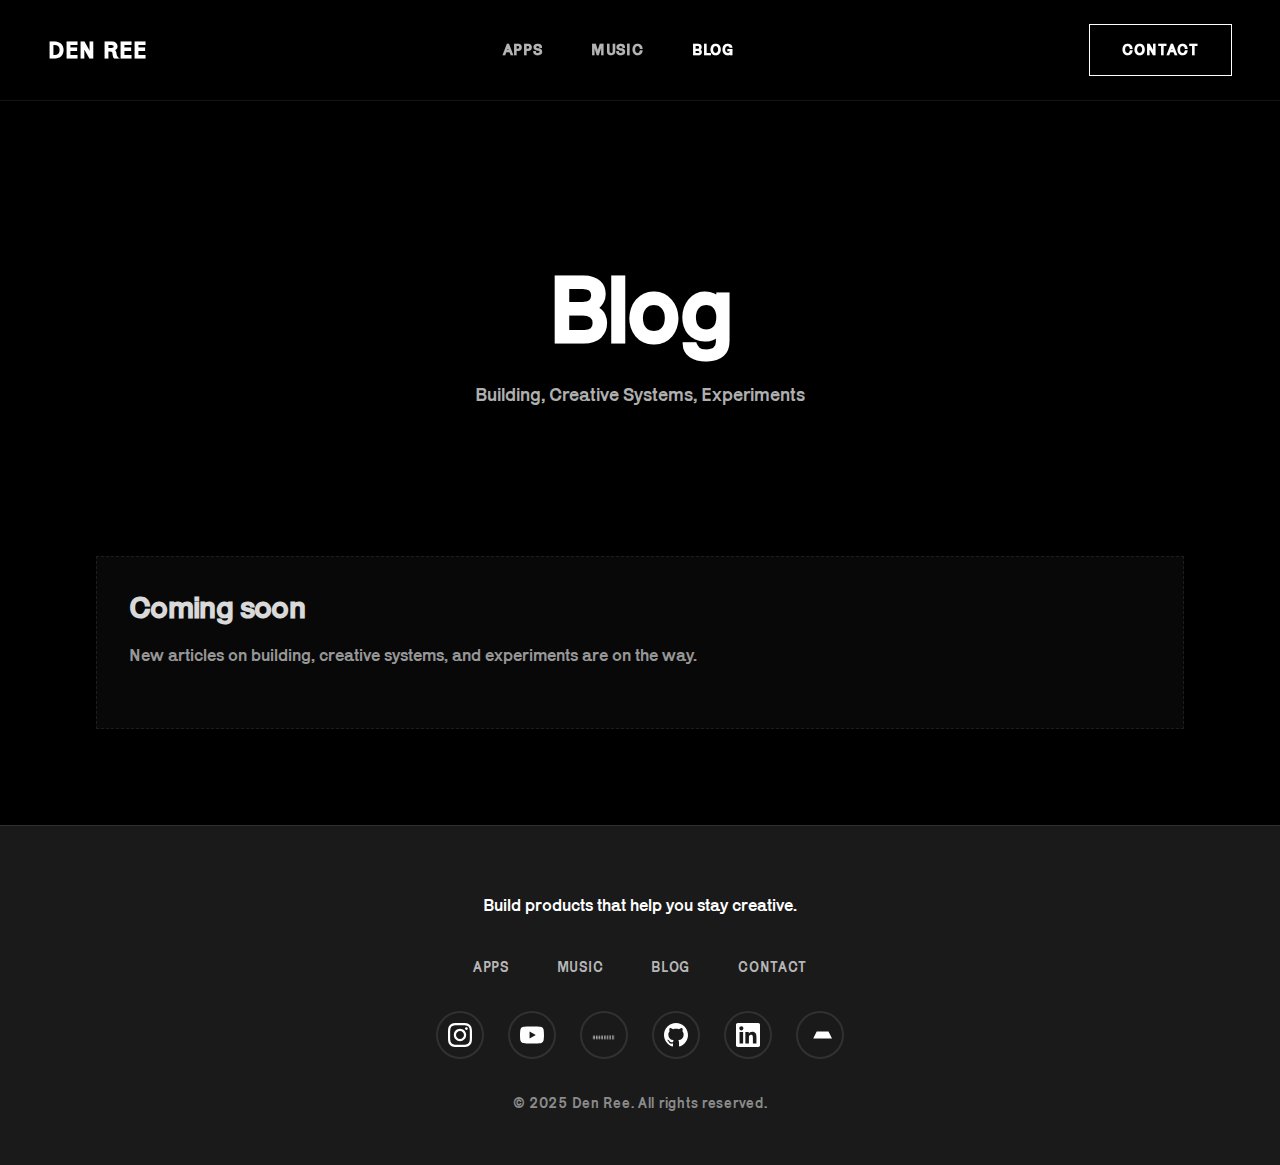
<file: blog/index.html>
<!DOCTYPE html>
<html lang="en">
<head>
    <meta charset="UTF-8">
    <meta name="viewport" content="width=device-width, initial-scale=1.0">
    <meta name="description" content="Thoughts on building products, creative coding, and staying creative.">
    <title>Blog - Den Ree Studio</title>
    <link rel="stylesheet" href="/css/style.css">
    <link rel="icon" type="image/x-icon" href="/favicon.ico">
</head>
<body>
    <!-- Header -->
    <header class="header" id="header">
        <nav class="navbar">
            <div class="navbar-container">
                <a href="/" class="logo">Den Ree</a>
                
                <button class="mobile-menu-toggle" id="mobileMenuToggle" aria-label="Toggle menu">
                    <span></span>
                    <span></span>
                    <span></span>
                </button>
                
                <ul class="nav-menu" id="navMenu">
                    <li class="nav-item"><a href="/#apps" class="nav-link">Apps</a></li>
                    <li class="nav-item"><a href="/#music" class="nav-link">Music</a></li>
                    <li class="nav-item"><a href="/blog" class="nav-link active">Blog</a></li>
                </ul>
                
                <a href="/#contact" class="cta-button header-cta">CONTACT</a>
            </div>
        </nav>
    </header>

    <main>
        <!-- Page Header -->
        <section class="page-header">
            <div class="container">
                <h1 class="page-title">Blog</h1>
                <p class="page-subtitle">Building, Creative Systems, Experiments</p>
            </div>
        </section>

        <section class="section">
            <div class="container">
                <div class="grid grid--rows">
                    <div class="card card--coming-soon card--blog-row">
                        <div class="card-body">
                            <h3 class="card-title">Coming soon</h3>
                            <p class="card-description">New articles on building, creative systems, and experiments are on the way.</p>
                        </div>
                    </div>
                    <!-- Reusable sample posts (hidden via .blog-sample in CSS); remove class to show -->
                    <div class="card card--blog-row blog-sample">
                        <div class="card-meta">
                            <small class="card-date">February 13, 2025</small>
                            <div class="card-badges">
                                <span class="badge">productivity</span>
                                <span class="badge">tools</span>
                            </div>
                        </div>
                        <div class="card-body">
                            <h3 class="card-title">
                                <a href="/blog/building-products-that-help-you-stay-creative" style="color: inherit;">Building Products That Help You Stay Creative</a>
                            </h3>
                            <p class="card-description">Why I build tools that protect creative flow and minimize friction. Creating products isn't just about features—it's about understanding how people actually work.</p>
                            <a href="/blog/building-products-that-help-you-stay-creative" class="cta-button cta-button--secondary" style="margin-top: 1rem;">Read more</a>
                        </div>
                    </div>
                    <div class="card card--blog-row blog-sample">
                        <div class="card-meta">
                            <small class="card-date">February 10, 2025</small>
                            <div class="card-badges">
                                <span class="badge">live-coding</span>
                                <span class="badge">music</span>
                            </div>
                        </div>
                        <div class="card-body">
                            <h3 class="card-title">
                                <a href="/blog/live-coding-as-creative-practice" style="color: inherit;">Live Coding as Creative Practice</a>
                            </h3>
                            <p class="card-description">Exploring code-driven music and the intersection of technology and sound. Live coding isn't just a performance technique—it's a way of thinking about music and code as the same medium.</p>
                            <a href="/blog/live-coding-as-creative-practice" class="cta-button cta-button--secondary" style="margin-top: 1rem;">Read more</a>
                        </div>
                    </div>
                    <div class="card card--blog-row blog-sample">
                        <div class="card-meta">
                            <small class="card-date">February 5, 2025</small>
                            <div class="card-badges">
                                <span class="badge">creativity</span>
                                <span class="badge">productivity</span>
                            </div>
                        </div>
                        <div class="card-body">
                            <h3 class="card-title">
                                <a href="/blog/staying-creative-while-building" style="color: inherit;">Staying Creative While Building</a>
                            </h3>
                            <p class="card-description">How I maintain creative energy while shipping products. Building products is creative work, but it's easy to lose that feeling when you're deep in bug fixes and feature requests.</p>
                            <a href="/blog/staying-creative-while-building" class="cta-button cta-button--secondary" style="margin-top: 1rem;">Read more</a>
                        </div>
                    </div>
                </div>
            </div>
        </section>
    </main>

    <!-- Footer -->
    <footer class="footer">
        <div class="footer-container">
            <div class="footer-bio">
                <p>Build products that help you stay creative.</p>
            </div>
            
            <nav class="footer-nav">
                <ul>
                    <li><a href="/#apps">Apps</a></li>
                    <li><a href="/#music">Music</a></li>
                    <li><a href="/blog">Blog</a></li>
                    <li><a href="/contact">Contact</a></li>
                </ul>
            </nav>
            
            <div class="social-links">
                <a href="https://instagram.com/den_ree" target="_blank" rel="noopener noreferrer" aria-label="Instagram">
                    <svg viewBox="0 0 24 24" width="24" height="24">
                        <path fill="currentColor" d="M12 2.163c3.204 0 3.584.012 4.85.07 3.252.148 4.771 1.691 4.919 4.919.058 1.265.069 1.645.069 4.849 0 3.205-.012 3.584-.069 4.849-.149 3.225-1.664 4.771-4.919 4.919-1.266.058-1.644.07-4.85.07-3.204 0-3.584-.012-4.849-.07-3.26-.149-4.771-1.699-4.919-4.92-.058-1.265-.07-1.644-.07-4.849 0-3.204.013-3.583.07-4.849.149-3.227 1.664-4.771 4.919-4.919 1.266-.057 1.645-.069 4.849-.069zm0-2.163c-3.259 0-3.667.014-4.947.072-4.358.2-6.78 2.618-6.98 6.98-.059 1.281-.073 1.689-.073 4.948 0 3.259.014 3.668.072 4.948.2 4.358 2.618 6.78 6.98 6.98 1.281.058 1.689.072 4.948.072 3.259 0 3.668-.014 4.948-.072 4.354-.2 6.782-2.618 6.979-6.98.059-1.28.073-1.689.073-4.948 0-3.259-.014-3.667-.072-4.947-.196-4.354-2.617-6.78-6.979-6.98-1.281-.059-1.69-.073-4.949-.073zm0 5.838c-3.403 0-6.162 2.759-6.162 6.162s2.759 6.163 6.162 6.163 6.162-2.759 6.162-6.163c0-3.403-2.759-6.162-6.162-6.162zm0 10.162c-2.209 0-4-1.79-4-4 0-2.209 1.791-4 4-4s4 1.791 4 4c0 2.21-1.791 4-4 4zm6.406-11.845c-.796 0-1.441.645-1.441 1.44s.645 1.44 1.441 1.44c.795 0 1.439-.645 1.439-1.44s-.644-1.44-1.439-1.44z"/>
                    </svg>
                </a>
                <a href="https://youtube.com/@den_ree" target="_blank" rel="noopener noreferrer" aria-label="YouTube">
                    <svg viewBox="0 0 24 24" width="24" height="24">
                        <path fill="currentColor" d="M23.498 6.186a3.016 3.016 0 0 0-2.122-2.136C19.505 3.545 12 3.545 12 3.545s-7.505 0-9.377.505A3.017 3.017 0 0 0 .502 6.186C0 8.07 0 12 0 12s0 3.93.502 5.814a3.016 3.016 0 0 0 2.122 2.136c1.871.505 9.376.505 9.376.505s7.505 0 9.377-.505a3.015 3.015 0 0 0 2.122-2.136C24 15.93 24 12 24 12s0-3.93-.502-5.814zM9.545 15.568V8.432L15.818 12l-6.273 3.568z"/>
                    </svg>
                </a>
                <a href="https://soundcloud.com/den-ree" target="_blank" rel="noopener noreferrer" aria-label="Soundcloud">
                    <svg viewBox="0 0 24 24" width="24" height="24">
                        <path fill="currentColor" d="M1.175 12.225c-.051 0-.094.046-.101.1l-.233 2.154.233 2.105c.007.058.05.098.101.098.053 0 .096-.04.103-.098l.262-2.105-.262-2.154c-.007-.057-.05-.1-.103-.1zm1.591.026c-.058 0-.103.046-.112.103L2.4 14.479l.254 2.09c.009.057.054.098.112.098.053 0 .099-.041.106-.098l.289-2.09-.289-2.125c-.007-.057-.053-.103-.106-.103zm1.591.011c-.062 0-.113.05-.122.112l-.228 2.088.228 2.069c.009.062.06.112.122.112.063 0 .114-.05.125-.112l.256-2.069-.256-2.088c-.011-.062-.062-.112-.125-.112zm1.591.001c-.068 0-.124.056-.134.124l-.201 2.076.201 2.039c.01.068.066.124.134.124.066 0 .121-.056.131-.124l.227-2.039-.227-2.076c-.01-.068-.065-.124-.131-.124zm1.591.008c-.073 0-.134.062-.143.134l-.18 2.068.18 2.003c.009.071.07.133.143.133.074 0 .134-.062.145-.133l.202-2.003-.202-2.068c-.011-.072-.071-.134-.145-.134zm1.591-.006c-.078 0-.145.066-.154.144l-.157 2.074.157 1.975c.009.078.076.145.154.145.077 0 .143-.067.155-.145l.177-1.975-.177-2.074c-.012-.078-.078-.144-.155-.144zm1.591.007c-.084 0-.153.071-.163.153l-.137 2.067.137 1.949c.01.082.079.152.163.152.082 0 .152-.07.162-.152l.155-1.949-.155-2.067c-.01-.082-.08-.153-.162-.153zm1.591-.007c-.089 0-.162.075-.172.164l-.118 2.074.118 1.932c.01.089.083.164.172.164.088 0 .161-.075.172-.164l.134-1.932-.134-2.074c-.011-.089-.084-.164-.172-.164zm1.591.011c-.095 0-.172.079-.183.173l-.099 2.063.099 1.913c.011.094.088.173.183.173.094 0 .172-.079.184-.173l.113-1.913-.113-2.063c-.012-.094-.09-.173-.184-.173zm1.591-.004c-.1 0-.183.084-.194.183l-.079 2.067.079 1.898c.011.099.094.184.194.184.099 0 .182-.085.193-.184l.09-1.898-.09-2.067c-.011-.099-.094-.183-.193-.183zm1.591.008c-.105 0-.192.088-.202.193l-.06 2.059.06 1.885c.01.105.097.193.202.193.104 0 .191-.088.202-.193l.068-1.885-.068-2.059c-.011-.105-.098-.193-.202-.193zm1.591-.009c-.11 0-.199.093-.21.202l-.041 2.068.041 1.87c.011.11.1.202.21.202.109 0 .198-.092.21-.202l.048-1.87-.048-2.068c-.012-.109-.101-.202-.21-.202zm1.591.01c-.115 0-.209.097-.219.212l-.021 2.058.021 1.856c.01.115.104.212.219.212.114 0 .207-.097.218-.212l.025-1.856-.025-2.058c-.011-.115-.104-.212-.218-.212zm1.591-.012c-.12 0-.217.101-.227.221l-.002 2.07.002 1.843c.01.12.107.221.227.221.119 0 .216-.101.227-.221l.005-1.843-.005-2.07c-.011-.12-.108-.221-.227-.221z"/>
                    </svg>
                </a>
                <a href="https://github.com/denree" target="_blank" rel="noopener noreferrer" aria-label="GitHub">
                    <svg viewBox="0 0 24 24" width="24" height="24">
                        <path fill="currentColor" d="M12 0c-6.626 0-12 5.373-12 12 0 5.302 3.438 9.8 8.207 11.387.599.111.793-.261.793-.577v-2.234c-3.338.726-4.033-1.416-4.033-1.416-.546-1.387-1.333-1.756-1.333-1.756-1.089-.745.083-.729.083-.729 1.205.084 1.839 1.237 1.839 1.237 1.07 1.834 2.807 1.304 3.492.997.107-.775.418-1.305.762-1.604-2.665-.305-5.467-1.334-5.467-5.931 0-1.311.469-2.381 1.236-3.221-.124-.303-.535-1.524.117-3.176 0 0 1.008-.322 3.301 1.23.957-.266 1.983-.399 3.003-.404 1.02.005 2.047.138 3.006.404 2.291-1.552 3.297-1.23 3.297-1.23.653 1.653.242 2.874.118 3.176.77.84 1.235 1.911 1.235 3.221 0 4.609-2.807 5.624-5.479 5.921.43.372.823 1.102.823 2.222v3.293c0 .319.192.694.801.576 4.765-1.589 8.199-6.086 8.199-11.386 0-6.627-5.373-12-12-12z"/>
                    </svg>
                </a>
                <a href="https://linkedin.com/in/denree" target="_blank" rel="noopener noreferrer" aria-label="LinkedIn">
                    <svg viewBox="0 0 24 24" width="24" height="24">
                        <path fill="currentColor" d="M20.447 20.452h-3.554v-5.569c0-1.328-.027-3.037-1.852-3.037-1.853 0-2.136 1.445-2.136 2.939v5.667H9.351V9h3.414v1.561h.046c.477-.9 1.637-1.85 3.37-1.85 3.601 0 4.267 2.37 4.267 5.455v6.286zM5.337 7.433c-1.144 0-2.063-.926-2.063-2.065 0-1.138.92-2.063 2.063-2.063 1.14 0 2.064.925 2.064 2.063 0 1.139-.925 2.065-2.064 2.065zm1.782 13.019H3.555V9h3.564v11.452zM22.225 0H1.771C.792 0 0 .774 0 1.729v20.542C0 23.227.792 24 1.771 24h20.451C23.2 24 24 23.227 24 22.271V1.729C24 .774 23.2 0 22.222 0h.003z"/>
                    </svg>
                </a>
                <a href="https://denree.bandcamp.com/" target="_blank" rel="noopener noreferrer" aria-label="Bandcamp">
                    <svg viewBox="0 0 24 24" width="24" height="24">
                        <path fill="currentColor" d="M0 8.5h8.7l-3.5 7H24l-3.5-7H0z"/>
                    </svg>
                </a>
            </div>
            
            <p class="footer-copyright">&copy; 2025 Den Ree. All rights reserved.</p>
        </div>
    </footer>

    <script src="/js/main.js"></script>
</body>
</html>
</file>
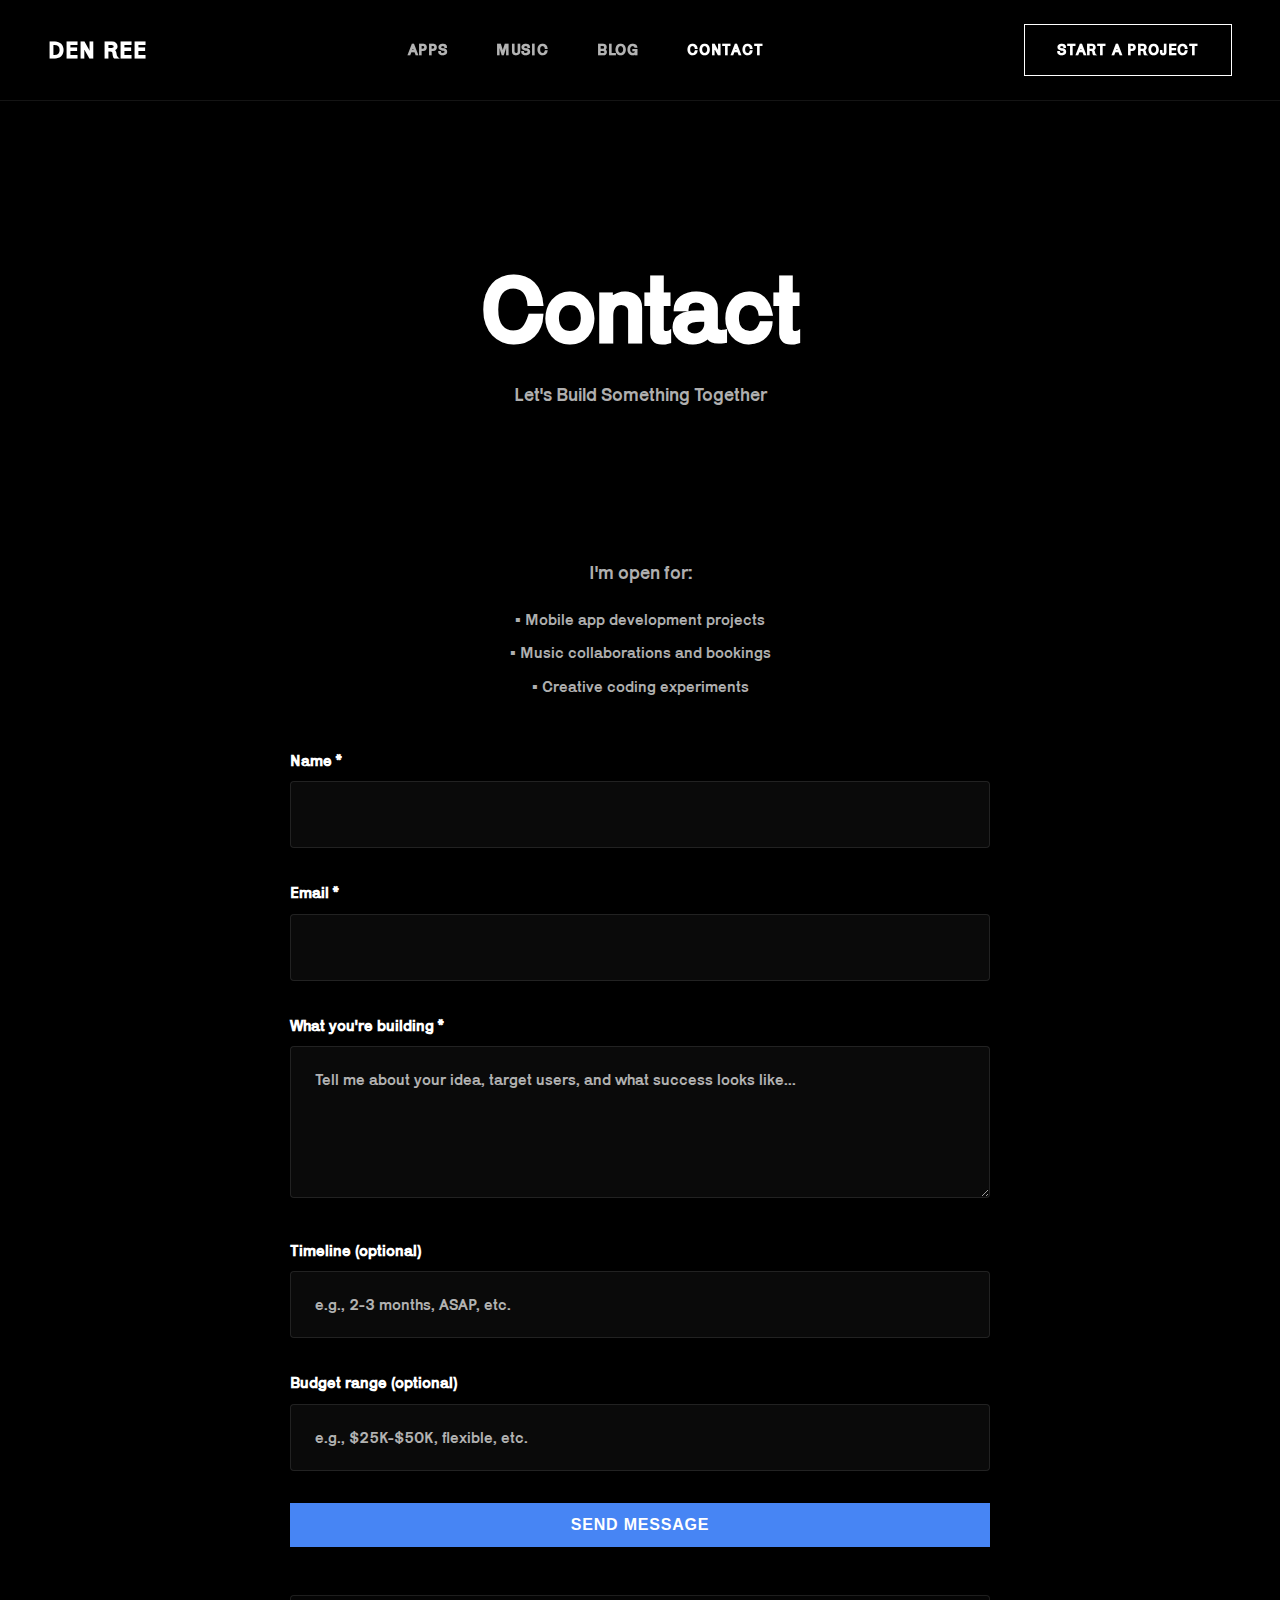
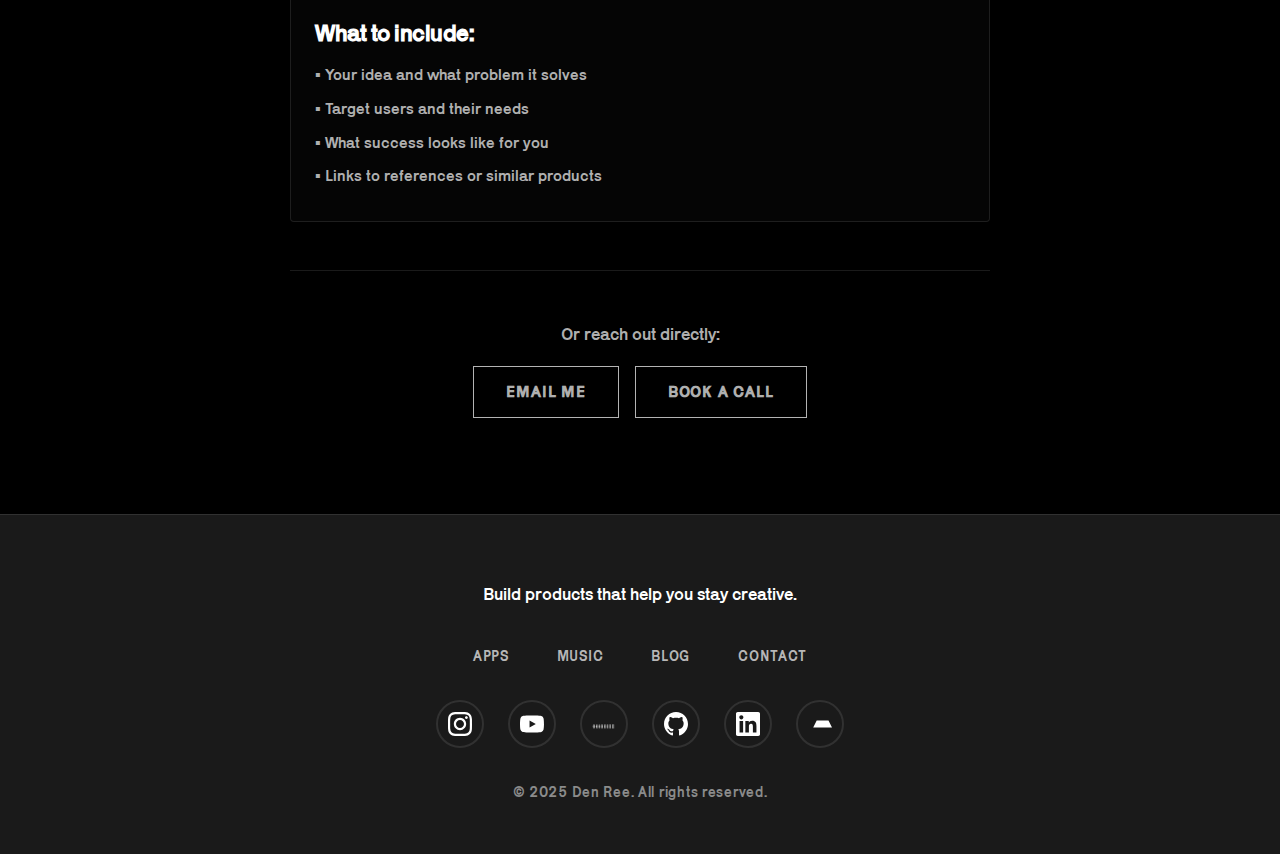
<file: contact.html>
<!DOCTYPE html>
<html lang="en">
<head>
    <meta charset="UTF-8">
    <meta name="viewport" content="width=device-width, initial-scale=1.0">
    <meta name="description" content="Get in touch to discuss your app idea, collaborate on music projects, or just say hello.">
    <title>Contact - Den Ree Studio</title>
    <link rel="stylesheet" href="css/style.css">
    <link rel="icon" type="image/png" href="favicon.png">
</head>
<body>
    <!-- Header -->
    <header class="header" id="header">
        <nav class="navbar">
            <div class="navbar-container">
                <a href="/" class="logo">Den Ree</a>
                
                <button class="mobile-menu-toggle" id="mobileMenuToggle" aria-label="Toggle menu">
                    <span></span>
                    <span></span>
                    <span></span>
                </button>
                
                <ul class="nav-menu" id="navMenu">
                    <li class="nav-item"><a href="/#apps" class="nav-link">Apps</a></li>
                    <li class="nav-item"><a href="/#music" class="nav-link">Music</a></li>
                    <li class="nav-item"><a href="/blog" class="nav-link">Blog</a></li>
                    <li class="nav-item"><a href="/contact" class="nav-link active">Contact</a></li>
                </ul>
                
                <a href="/contact" class="cta-button header-cta">Start a project</a>
            </div>
        </nav>
    </header>

    <main>
        <!-- Page Header -->
        <section class="page-header">
            <div class="container">
                <h1 class="page-title">Contact</h1>
                <p class="page-subtitle">Let's Build Something Together</p>
            </div>
        </section>

        <section class="section">
            <div class="container">
                <div style="max-width: 700px; margin: 0 auto;">
                    <div style="text-align: center; margin-bottom: 3rem;">
                        <p style="font-size: 1.2rem; margin-bottom: 1rem;">
                            I'm open for:
                        </p>
                        <ul style="list-style: none; padding: 0; color: rgba(255,255,255,0.7);">
                            <li style="margin-bottom: 0.5rem;">• Mobile app development projects</li>
                            <li style="margin-bottom: 0.5rem;">• Music collaborations and bookings</li>
                            <li style="margin-bottom: 0.5rem;">• Creative coding experiments</li>
                        </ul>
                    </div>
                    
                    <!-- Contact Form -->
                    <form id="contactForm" class="contact-form" action="https://formspree.io/f/YOUR_FORM_ID" method="POST">
                        <div id="formSuccess" class="form-success" style="display: none;">
                            Thanks! I'll get back to you soon.
                        </div>
                        
                        <div class="form-group">
                            <label for="name" class="form-label">Name *</label>
                            <input type="text" id="name" name="name" class="form-input" required>
                        </div>
                        
                        <div class="form-group">
                            <label for="email" class="form-label">Email *</label>
                            <input type="email" id="email" name="email" class="form-input" required>
                        </div>
                        
                        <div class="form-group">
                            <label for="message" class="form-label">What you're building *</label>
                            <textarea id="message" name="message" class="form-textarea" rows="6" required placeholder="Tell me about your idea, target users, and what success looks like..."></textarea>
                        </div>
                        
                        <div class="form-group">
                            <label for="timeline" class="form-label">Timeline (optional)</label>
                            <input type="text" id="timeline" name="timeline" class="form-input" placeholder="e.g., 2-3 months, ASAP, etc.">
                        </div>
                        
                        <div class="form-group">
                            <label for="budget" class="form-label">Budget range (optional)</label>
                            <input type="text" id="budget" name="budget" class="form-input" placeholder="e.g., $25K-$50K, flexible, etc.">
                        </div>
                        
                        <input type="hidden" name="_subject" value="New contact form submission from denree.nl">
                        <input type="hidden" name="_next" value="/contact?success=true">
                        
                        <button type="submit" class="cta-button cta-button--primary" style="width: 100%;">
                            Send Message
                        </button>
                    </form>
                    
                    <!-- Helper Text -->
                    <div style="margin-top: 3rem; padding: 1.5rem; background: rgba(255,255,255,0.02); border: 1px solid rgba(255,255,255,0.1); border-radius: 4px;">
                        <h4 style="margin-bottom: 1rem;">What to include:</h4>
                        <ul style="list-style: none; padding: 0; color: rgba(255,255,255,0.7);">
                            <li style="margin-bottom: 0.5rem;">• Your idea and what problem it solves</li>
                            <li style="margin-bottom: 0.5rem;">• Target users and their needs</li>
                            <li style="margin-bottom: 0.5rem;">• What success looks like for you</li>
                            <li style="margin-bottom: 0.5rem;">• Links to references or similar products</li>
                        </ul>
                    </div>
                    
                    <!-- Alternative Contact -->
                    <div style="margin-top: 3rem; text-align: center; padding-top: 3rem; border-top: 1px solid rgba(255,255,255,0.1);">
                        <p style="margin-bottom: 1rem; color: rgba(255,255,255,0.7);">Or reach out directly:</p>
                        <div style="display: flex; gap: 1rem; justify-content: center; flex-wrap: wrap;">
                            <a href="mailto:contact@denree.nl" class="cta-button cta-button--secondary">
                                Email me
                            </a>
                            <a href="#" class="cta-button cta-button--secondary">
                                Book a call
                            </a>
                        </div>
                    </div>
                </div>
            </div>
        </section>
    </main>

    <!-- Footer -->
    <footer class="footer">
        <div class="footer-container">
            <div class="footer-bio">
                <p>Build products that help you stay creative.</p>
            </div>
            
            <nav class="footer-nav">
                <ul>
                    <li><a href="/#apps">Apps</a></li>
                    <li><a href="/#music">Music</a></li>
                    <li><a href="/blog">Blog</a></li>
                    <li><a href="/contact">Contact</a></li>
                </ul>
            </nav>
            
            <div class="social-links">
                <a href="https://instagram.com/den_ree" target="_blank" rel="noopener noreferrer" aria-label="Instagram">
                    <svg viewBox="0 0 24 24" width="24" height="24">
                        <path fill="currentColor" d="M12 2.163c3.204 0 3.584.012 4.85.07 3.252.148 4.771 1.691 4.919 4.919.058 1.265.069 1.645.069 4.849 0 3.205-.012 3.584-.069 4.849-.149 3.225-1.664 4.771-4.919 4.919-1.266.058-1.644.07-4.85.07-3.204 0-3.584-.012-4.849-.07-3.26-.149-4.771-1.699-4.919-4.92-.058-1.265-.07-1.644-.07-4.849 0-3.204.013-3.583.07-4.849.149-3.227 1.664-4.771 4.919-4.919 1.266-.057 1.645-.069 4.849-.069zm0-2.163c-3.259 0-3.667.014-4.947.072-4.358.2-6.78 2.618-6.98 6.98-.059 1.281-.073 1.689-.073 4.948 0 3.259.014 3.668.072 4.948.2 4.358 2.618 6.78 6.98 6.98 1.281.058 1.689.072 4.948.072 3.259 0 3.668-.014 4.948-.072 4.354-.2 6.782-2.618 6.979-6.98.059-1.28.073-1.689.073-4.948 0-3.259-.014-3.667-.072-4.947-.196-4.354-2.617-6.78-6.979-6.98-1.281-.059-1.69-.073-4.949-.073zm0 5.838c-3.403 0-6.162 2.759-6.162 6.162s2.759 6.163 6.162 6.163 6.162-2.759 6.162-6.163c0-3.403-2.759-6.162-6.162-6.162zm0 10.162c-2.209 0-4-1.79-4-4 0-2.209 1.791-4 4-4s4 1.791 4 4c0 2.21-1.791 4-4 4zm6.406-11.845c-.796 0-1.441.645-1.441 1.44s.645 1.44 1.441 1.44c.795 0 1.439-.645 1.439-1.44s-.644-1.44-1.439-1.44z"/>
                    </svg>
                </a>
                <a href="https://youtube.com/@den_ree" target="_blank" rel="noopener noreferrer" aria-label="YouTube">
                    <svg viewBox="0 0 24 24" width="24" height="24">
                        <path fill="currentColor" d="M23.498 6.186a3.016 3.016 0 0 0-2.122-2.136C19.505 3.545 12 3.545 12 3.545s-7.505 0-9.377.505A3.017 3.017 0 0 0 .502 6.186C0 8.07 0 12 0 12s0 3.93.502 5.814a3.016 3.016 0 0 0 2.122 2.136c1.871.505 9.376.505 9.376.505s7.505 0 9.377-.505a3.015 3.015 0 0 0 2.122-2.136C24 15.93 24 12 24 12s0-3.93-.502-5.814zM9.545 15.568V8.432L15.818 12l-6.273 3.568z"/>
                    </svg>
                </a>
                <a href="https://soundcloud.com/den-ree" target="_blank" rel="noopener noreferrer" aria-label="Soundcloud">
                    <svg viewBox="0 0 24 24" width="24" height="24">
                        <path fill="currentColor" d="M1.175 12.225c-.051 0-.094.046-.101.1l-.233 2.154.233 2.105c.007.058.05.098.101.098.053 0 .096-.04.103-.098l.262-2.105-.262-2.154c-.007-.057-.05-.1-.103-.1zm1.591.026c-.058 0-.103.046-.112.103L2.4 14.479l.254 2.09c.009.057.054.098.112.098.053 0 .099-.041.106-.098l.289-2.09-.289-2.125c-.007-.057-.053-.103-.106-.103zm1.591.011c-.062 0-.113.05-.122.112l-.228 2.088.228 2.069c.009.062.06.112.122.112.063 0 .114-.05.125-.112l.256-2.069-.256-2.088c-.011-.062-.062-.112-.125-.112zm1.591.001c-.068 0-.124.056-.134.124l-.201 2.076.201 2.039c.01.068.066.124.134.124.066 0 .121-.056.131-.124l.227-2.039-.227-2.076c-.01-.068-.065-.124-.131-.124zm1.591.008c-.073 0-.134.062-.143.134l-.18 2.068.18 2.003c.009.071.07.133.143.133.074 0 .134-.062.145-.133l.202-2.003-.202-2.068c-.011-.072-.071-.134-.145-.134zm1.591-.006c-.078 0-.145.066-.154.144l-.157 2.074.157 1.975c.009.078.076.145.154.145.077 0 .143-.067.155-.145l.177-1.975-.177-2.074c-.012-.078-.078-.144-.155-.144zm1.591.007c-.084 0-.153.071-.163.153l-.137 2.067.137 1.949c.01.082.079.152.163.152.082 0 .152-.07.162-.152l.155-1.949-.155-2.067c-.01-.082-.08-.153-.162-.153zm1.591-.007c-.089 0-.162.075-.172.164l-.118 2.074.118 1.932c.01.089.083.164.172.164.088 0 .161-.075.172-.164l.134-1.932-.134-2.074c-.011-.089-.084-.164-.172-.164zm1.591.011c-.095 0-.172.079-.183.173l-.099 2.063.099 1.913c.011.094.088.173.183.173.094 0 .172-.079.184-.173l.113-1.913-.113-2.063c-.012-.094-.09-.173-.184-.173zm1.591-.004c-.1 0-.183.084-.194.183l-.079 2.067.079 1.898c.011.099.094.184.194.184.099 0 .182-.085.193-.184l.09-1.898-.09-2.067c-.011-.099-.094-.183-.193-.183zm1.591.008c-.105 0-.192.088-.202.193l-.06 2.059.06 1.885c.01.105.097.193.202.193.104 0 .191-.088.202-.193l.068-1.885-.068-2.059c-.011-.105-.098-.193-.202-.193zm1.591-.009c-.11 0-.199.093-.21.202l-.041 2.068.041 1.87c.011.11.1.202.21.202.109 0 .198-.092.21-.202l.048-1.87-.048-2.068c-.012-.109-.101-.202-.21-.202zm1.591.01c-.115 0-.209.097-.219.212l-.021 2.058.021 1.856c.01.115.104.212.219.212.114 0 .207-.097.218-.212l.025-1.856-.025-2.058c-.011-.115-.104-.212-.218-.212zm1.591-.012c-.12 0-.217.101-.227.221l-.002 2.07.002 1.843c.01.12.107.221.227.221.119 0 .216-.101.227-.221l.005-1.843-.005-2.07c-.011-.12-.108-.221-.227-.221z"/>
                    </svg>
                </a>
                <a href="https://github.com/denree" target="_blank" rel="noopener noreferrer" aria-label="GitHub">
                    <svg viewBox="0 0 24 24" width="24" height="24">
                        <path fill="currentColor" d="M12 0c-6.626 0-12 5.373-12 12 0 5.302 3.438 9.8 8.207 11.387.599.111.793-.261.793-.577v-2.234c-3.338.726-4.033-1.416-4.033-1.416-.546-1.387-1.333-1.756-1.333-1.756-1.089-.745.083-.729.083-.729 1.205.084 1.839 1.237 1.839 1.237 1.07 1.834 2.807 1.304 3.492.997.107-.775.418-1.305.762-1.604-2.665-.305-5.467-1.334-5.467-5.931 0-1.311.469-2.381 1.236-3.221-.124-.303-.535-1.524.117-3.176 0 0 1.008-.322 3.301 1.23.957-.266 1.983-.399 3.003-.404 1.02.005 2.047.138 3.006.404 2.291-1.552 3.297-1.23 3.297-1.23.653 1.653.242 2.874.118 3.176.77.84 1.235 1.911 1.235 3.221 0 4.609-2.807 5.624-5.479 5.921.43.372.823 1.102.823 2.222v3.293c0 .319.192.694.801.576 4.765-1.589 8.199-6.086 8.199-11.386 0-6.627-5.373-12-12-12z"/>
                    </svg>
                </a>
                <a href="https://linkedin.com/in/denree" target="_blank" rel="noopener noreferrer" aria-label="LinkedIn">
                    <svg viewBox="0 0 24 24" width="24" height="24">
                        <path fill="currentColor" d="M20.447 20.452h-3.554v-5.569c0-1.328-.027-3.037-1.852-3.037-1.853 0-2.136 1.445-2.136 2.939v5.667H9.351V9h3.414v1.561h.046c.477-.9 1.637-1.85 3.37-1.85 3.601 0 4.267 2.37 4.267 5.455v6.286zM5.337 7.433c-1.144 0-2.063-.926-2.063-2.065 0-1.138.92-2.063 2.063-2.063 1.14 0 2.064.925 2.064 2.063 0 1.139-.925 2.065-2.064 2.065zm1.782 13.019H3.555V9h3.564v11.452zM22.225 0H1.771C.792 0 0 .774 0 1.729v20.542C0 23.227.792 24 1.771 24h20.451C23.2 24 24 23.227 24 22.271V1.729C24 .774 23.2 0 22.222 0h.003z"/>
                    </svg>
                </a>
                <a href="https://denree.bandcamp.com/" target="_blank" rel="noopener noreferrer" aria-label="Bandcamp">
                    <svg viewBox="0 0 24 24" width="24" height="24">
                        <path fill="currentColor" d="M0 8.5h8.7l-3.5 7H24l-3.5-7H0z"/>
                    </svg>
                </a>
            </div>
            
            <p class="footer-copyright">&copy; 2025 Den Ree. All rights reserved.</p>
        </div>
    </footer>

    <script src="js/main.js"></script>
    <script src="js/contact-form.js"></script>
    <script>
    // Handle success parameter from Formspree redirect
    if (window.location.search.includes('success=true')) {
        document.getElementById('formSuccess').style.display = 'block';
        document.getElementById('contactForm').style.display = 'none';
        window.history.replaceState({}, document.title, window.location.pathname);
    }
    </script>
</body>
</html>
</file>
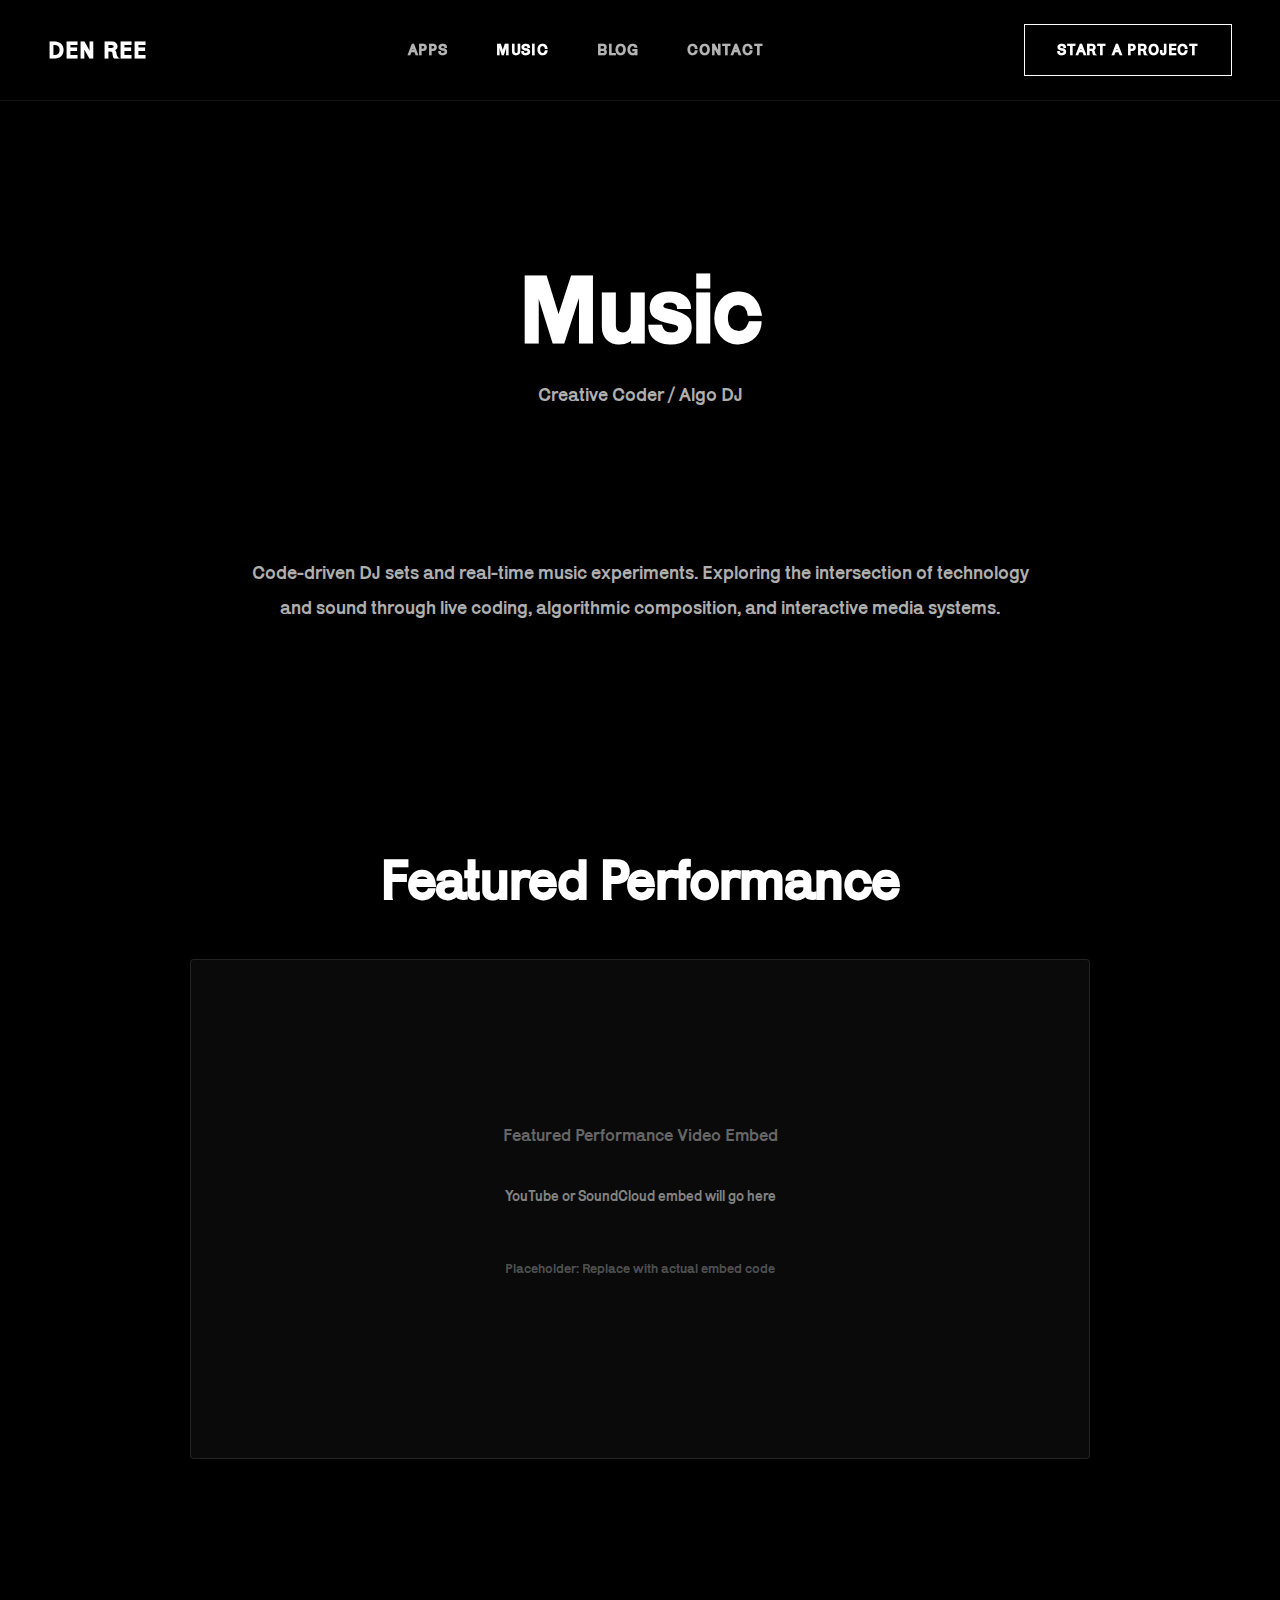
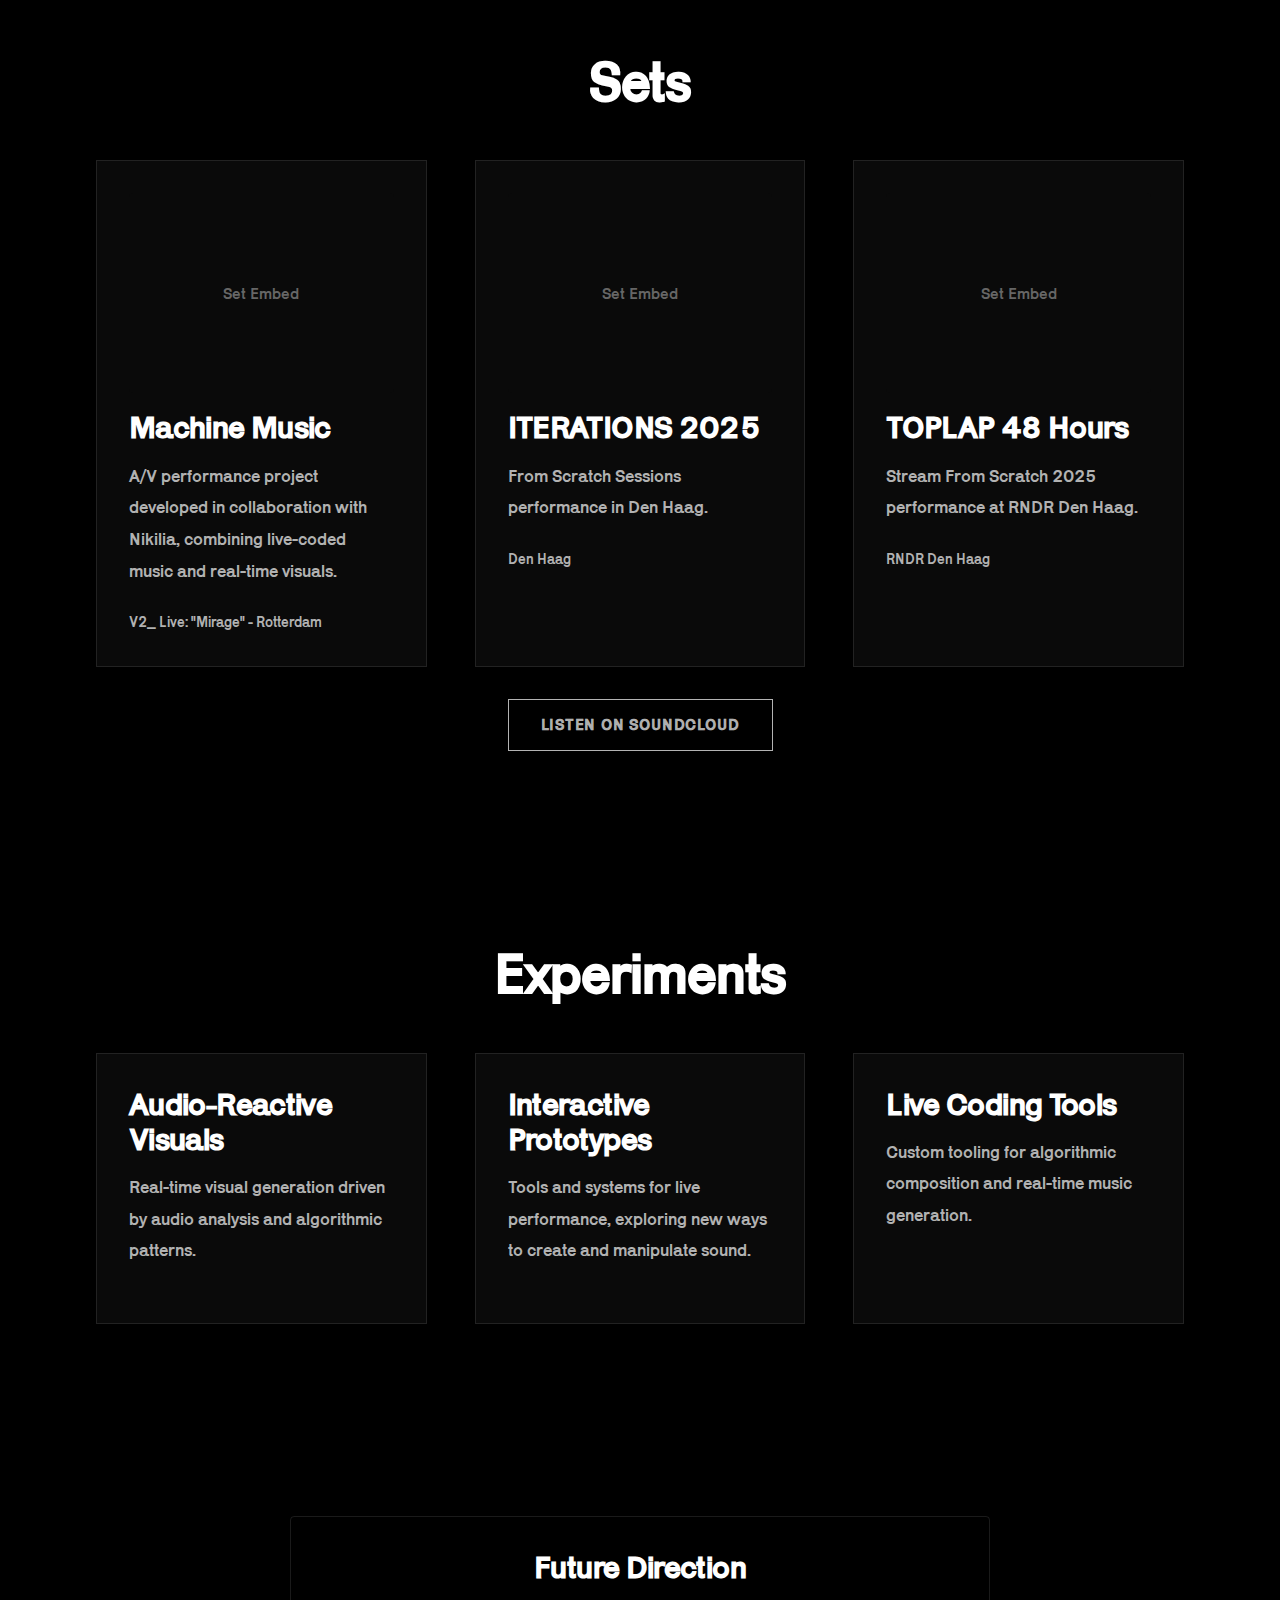
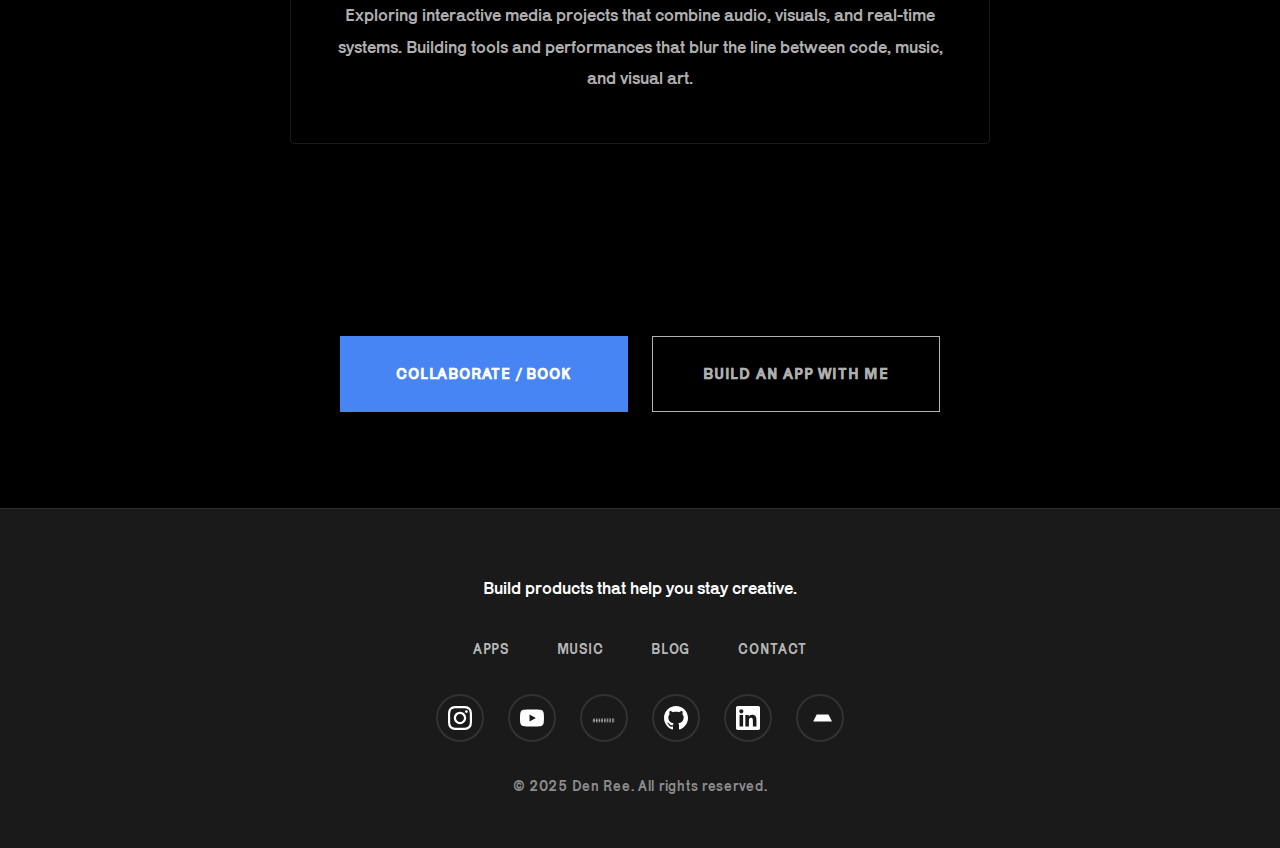
<file: music.html>
<!DOCTYPE html>
<html lang="en">
<head>
    <meta charset="UTF-8">
    <meta name="viewport" content="width=device-width, initial-scale=1.0">
    <meta name="description" content="Code-driven DJ sets and real-time music experiments. Live-coded music, algorithmic composition, interactive media.">
    <title>Music - Den Ree Studio</title>
    <link rel="stylesheet" href="css/style.css">
    <link rel="icon" type="image/png" href="favicon.png">
</head>
<body>
    <!-- Header -->
    <header class="header" id="header">
        <nav class="navbar">
            <div class="navbar-container">
                <a href="/" class="logo">Den Ree</a>
                
                <button class="mobile-menu-toggle" id="mobileMenuToggle" aria-label="Toggle menu">
                    <span></span>
                    <span></span>
                    <span></span>
                </button>
                
                <ul class="nav-menu" id="navMenu">
                    <li class="nav-item"><a href="/#apps" class="nav-link">Apps</a></li>
                    <li class="nav-item"><a href="/#music" class="nav-link active">Music</a></li>
                    <li class="nav-item"><a href="/blog" class="nav-link">Blog</a></li>
                    <li class="nav-item"><a href="/contact" class="nav-link">Contact</a></li>
                </ul>
                
                <a href="/contact" class="cta-button header-cta">Start a project</a>
            </div>
        </nav>
    </header>

    <main>
        <!-- Page Header -->
        <section class="page-header">
            <div class="container">
                <h1 class="page-title">Music</h1>
                <p class="page-subtitle">Creative Coder / Algo DJ</p>
            </div>
        </section>

        <!-- Hero Statement -->
        <section class="section">
            <div class="container">
                <div style="max-width: 800px; margin: 0 auto; text-align: center;">
                    <p style="font-size: 1.2rem; margin-bottom: 2rem;">
                        Code-driven DJ sets and real-time music experiments. Exploring the intersection of technology and sound through live coding, algorithmic composition, and interactive media systems.
                    </p>
                </div>
            </div>
        </section>

        <!-- Featured Performance -->
        <section class="section">
            <div class="container">
                <h2 class="text-center mb-xl">Featured Performance</h2>
                <div style="max-width: 900px; margin: 0 auto;">
                    <div style="background: #0a0a0a; padding: 2rem; border: 1px solid rgba(255,255,255,0.1); border-radius: 4px; min-height: 500px; display: flex; align-items: center; justify-content: center; flex-direction: column; gap: 1rem;">
                        <p style="color: #666; font-size: 1.1rem;">Featured Performance Video Embed</p>
                        <p style="color: rgba(255,255,255,0.5); font-size: 0.9rem;">YouTube or SoundCloud embed will go here</p>
                        <p style="color: rgba(255,255,255,0.3); font-size: 0.85rem; margin-top: 1rem;">Placeholder: Replace with actual embed code</p>
                    </div>
                </div>
            </div>
        </section>

        <!-- Sets -->
        <section class="section">
            <div class="container">
                <h2 class="text-center mb-xl">Sets</h2>
                <div class="grid grid--3">
                    <div class="card">
                        <div style="background: #0a0a0a; height: 200px; display: flex; align-items: center; justify-content: center; color: #666; border-radius: 4px; margin-bottom: 1rem;">
                            Set Embed
                        </div>
                        <h3 class="card-title">Machine Music</h3>
                        <p class="card-description">A/V performance project developed in collaboration with Nikilia, combining live-coded music and real-time visuals.</p>
                        <small>V2_ Live: "Mirage" - Rotterdam</small>
                    </div>
                    
                    <div class="card">
                        <div style="background: #0a0a0a; height: 200px; display: flex; align-items: center; justify-content: center; color: #666; border-radius: 4px; margin-bottom: 1rem;">
                            Set Embed
                        </div>
                        <h3 class="card-title">ITERATIONS 2025</h3>
                        <p class="card-description">From Scratch Sessions performance in Den Haag.</p>
                        <small>Den Haag</small>
                    </div>
                    
                    <div class="card">
                        <div style="background: #0a0a0a; height: 200px; display: flex; align-items: center; justify-content: center; color: #666; border-radius: 4px; margin-bottom: 1rem;">
                            Set Embed
                        </div>
                        <h3 class="card-title">TOPLAP 48 Hours</h3>
                        <p class="card-description">Stream From Scratch 2025 performance at RNDR Den Haag.</p>
                        <small>RNDR Den Haag</small>
                    </div>
                </div>
                
                <div class="text-center mt-lg">
                    <a href="https://soundcloud.com/den-ree" target="_blank" class="cta-button cta-button--secondary">Listen on SoundCloud</a>
                </div>
            </div>
        </section>

        <!-- Experiments -->
        <section class="section">
            <div class="container">
                <h2 class="text-center mb-xl">Experiments</h2>
                <div class="grid grid--3">
                    <div class="card">
                        <h3 class="card-title">Audio-Reactive Visuals</h3>
                        <p class="card-description">Real-time visual generation driven by audio analysis and algorithmic patterns.</p>
                    </div>
                    
                    <div class="card">
                        <h3 class="card-title">Interactive Prototypes</h3>
                        <p class="card-description">Tools and systems for live performance, exploring new ways to create and manipulate sound.</p>
                    </div>
                    
                    <div class="card">
                        <h3 class="card-title">Live Coding Tools</h3>
                        <p class="card-description">Custom tooling for algorithmic composition and real-time music generation.</p>
                    </div>
                </div>
            </div>
        </section>

        <!-- Future Direction -->
        <section class="section">
            <div class="container">
                <div style="max-width: 700px; margin: 0 auto; text-align: center; padding: 2rem; border: 1px solid rgba(255,255,255,0.1); border-radius: 4px;">
                    <h3 style="margin-bottom: 1rem;">Future Direction</h3>
                    <p style="color: rgba(255,255,255,0.7);">
                        Exploring interactive media projects that combine audio, visuals, and real-time systems. Building tools and performances that blur the line between code, music, and visual art.
                    </p>
                </div>
            </div>
        </section>

        <!-- Dual CTAs -->
        <section class="section">
            <div class="container">
                <div style="max-width: 600px; margin: 0 auto;">
                    <div class="grid grid--2" style="gap: 1.5rem;">
                        <a href="/contact" class="cta-button cta-button--primary" style="text-align: center; padding: 1.5rem;">
                            Collaborate / Book
                        </a>
                        <a href="/contact" class="cta-button cta-button--secondary" style="text-align: center; padding: 1.5rem;">
                            Build an app with me
                        </a>
                    </div>
                </div>
            </div>
        </section>
    </main>

    <!-- Footer -->
    <footer class="footer">
        <div class="footer-container">
            <div class="footer-bio">
                <p>Build products that help you stay creative.</p>
            </div>
            
            <nav class="footer-nav">
                <ul>
                    <li><a href="/#apps">Apps</a></li>
                    <li><a href="/#music">Music</a></li>
                    <li><a href="/blog">Blog</a></li>
                    <li><a href="/contact">Contact</a></li>
                </ul>
            </nav>
            
            <div class="social-links">
                <a href="https://instagram.com/den_ree" target="_blank" rel="noopener noreferrer" aria-label="Instagram">
                    <svg viewBox="0 0 24 24" width="24" height="24">
                        <path fill="currentColor" d="M12 2.163c3.204 0 3.584.012 4.85.07 3.252.148 4.771 1.691 4.919 4.919.058 1.265.069 1.645.069 4.849 0 3.205-.012 3.584-.069 4.849-.149 3.225-1.664 4.771-4.919 4.919-1.266.058-1.644.07-4.85.07-3.204 0-3.584-.012-4.849-.07-3.26-.149-4.771-1.699-4.919-4.92-.058-1.265-.07-1.644-.07-4.849 0-3.204.013-3.583.07-4.849.149-3.227 1.664-4.771 4.919-4.919 1.266-.057 1.645-.069 4.849-.069zm0-2.163c-3.259 0-3.667.014-4.947.072-4.358.2-6.78 2.618-6.98 6.98-.059 1.281-.073 1.689-.073 4.948 0 3.259.014 3.668.072 4.948.2 4.358 2.618 6.78 6.98 6.98 1.281.058 1.689.072 4.948.072 3.259 0 3.668-.014 4.948-.072 4.354-.2 6.782-2.618 6.979-6.98.059-1.28.073-1.689.073-4.948 0-3.259-.014-3.667-.072-4.947-.196-4.354-2.617-6.78-6.979-6.98-1.281-.059-1.69-.073-4.949-.073zm0 5.838c-3.403 0-6.162 2.759-6.162 6.162s2.759 6.163 6.162 6.163 6.162-2.759 6.162-6.163c0-3.403-2.759-6.162-6.162-6.162zm0 10.162c-2.209 0-4-1.79-4-4 0-2.209 1.791-4 4-4s4 1.791 4 4c0 2.21-1.791 4-4 4zm6.406-11.845c-.796 0-1.441.645-1.441 1.44s.645 1.44 1.441 1.44c.795 0 1.439-.645 1.439-1.44s-.644-1.44-1.439-1.44z"/>
                    </svg>
                </a>
                <a href="https://youtube.com/@den_ree" target="_blank" rel="noopener noreferrer" aria-label="YouTube">
                    <svg viewBox="0 0 24 24" width="24" height="24">
                        <path fill="currentColor" d="M23.498 6.186a3.016 3.016 0 0 0-2.122-2.136C19.505 3.545 12 3.545 12 3.545s-7.505 0-9.377.505A3.017 3.017 0 0 0 .502 6.186C0 8.07 0 12 0 12s0 3.93.502 5.814a3.016 3.016 0 0 0 2.122 2.136c1.871.505 9.376.505 9.376.505s7.505 0 9.377-.505a3.015 3.015 0 0 0 2.122-2.136C24 15.93 24 12 24 12s0-3.93-.502-5.814zM9.545 15.568V8.432L15.818 12l-6.273 3.568z"/>
                    </svg>
                </a>
                <a href="https://soundcloud.com/den-ree" target="_blank" rel="noopener noreferrer" aria-label="Soundcloud">
                    <svg viewBox="0 0 24 24" width="24" height="24">
                        <path fill="currentColor" d="M1.175 12.225c-.051 0-.094.046-.101.1l-.233 2.154.233 2.105c.007.058.05.098.101.098.053 0 .096-.04.103-.098l.262-2.105-.262-2.154c-.007-.057-.05-.1-.103-.1zm1.591.026c-.058 0-.103.046-.112.103L2.4 14.479l.254 2.09c.009.057.054.098.112.098.053 0 .099-.041.106-.098l.289-2.09-.289-2.125c-.007-.057-.053-.103-.106-.103zm1.591.011c-.062 0-.113.05-.122.112l-.228 2.088.228 2.069c.009.062.06.112.122.112.063 0 .114-.05.125-.112l.256-2.069-.256-2.088c-.011-.062-.062-.112-.125-.112zm1.591.001c-.068 0-.124.056-.134.124l-.201 2.076.201 2.039c.01.068.066.124.134.124.066 0 .121-.056.131-.124l.227-2.039-.227-2.076c-.01-.068-.065-.124-.131-.124zm1.591.008c-.073 0-.134.062-.143.134l-.18 2.068.18 2.003c.009.071.07.133.143.133.074 0 .134-.062.145-.133l.202-2.003-.202-2.068c-.011-.072-.071-.134-.145-.134zm1.591-.006c-.078 0-.145.066-.154.144l-.157 2.074.157 1.975c.009.078.076.145.154.145.077 0 .143-.067.155-.145l.177-1.975-.177-2.074c-.012-.078-.078-.144-.155-.144zm1.591.007c-.084 0-.153.071-.163.153l-.137 2.067.137 1.949c.01.082.079.152.163.152.082 0 .152-.07.162-.152l.155-1.949-.155-2.067c-.01-.082-.08-.153-.162-.153zm1.591-.007c-.089 0-.162.075-.172.164l-.118 2.074.118 1.932c.01.089.083.164.172.164.088 0 .161-.075.172-.164l.134-1.932-.134-2.074c-.011-.089-.084-.164-.172-.164zm1.591.011c-.095 0-.172.079-.183.173l-.099 2.063.099 1.913c.011.094.088.173.183.173.094 0 .172-.079.184-.173l.113-1.913-.113-2.063c-.012-.094-.09-.173-.184-.173zm1.591-.004c-.1 0-.183.084-.194.183l-.079 2.067.079 1.898c.011.099.094.184.194.184.099 0 .182-.085.193-.184l.09-1.898-.09-2.067c-.011-.099-.094-.183-.193-.183zm1.591.008c-.105 0-.192.088-.202.193l-.06 2.059.06 1.885c.01.105.097.193.202.193.104 0 .191-.088.202-.193l.068-1.885-.068-2.059c-.011-.105-.098-.193-.202-.193zm1.591-.009c-.11 0-.199.093-.21.202l-.041 2.068.041 1.87c.011.11.1.202.21.202.109 0 .198-.092.21-.202l.048-1.87-.048-2.068c-.012-.109-.101-.202-.21-.202zm1.591.01c-.115 0-.209.097-.219.212l-.021 2.058.021 1.856c.01.115.104.212.219.212.114 0 .207-.097.218-.212l.025-1.856-.025-2.058c-.011-.115-.104-.212-.218-.212zm1.591-.012c-.12 0-.217.101-.227.221l-.002 2.07.002 1.843c.01.12.107.221.227.221.119 0 .216-.101.227-.221l.005-1.843-.005-2.07c-.011-.12-.108-.221-.227-.221z"/>
                    </svg>
                </a>
                <a href="https://github.com/denree" target="_blank" rel="noopener noreferrer" aria-label="GitHub">
                    <svg viewBox="0 0 24 24" width="24" height="24">
                        <path fill="currentColor" d="M12 0c-6.626 0-12 5.373-12 12 0 5.302 3.438 9.8 8.207 11.387.599.111.793-.261.793-.577v-2.234c-3.338.726-4.033-1.416-4.033-1.416-.546-1.387-1.333-1.756-1.333-1.756-1.089-.745.083-.729.083-.729 1.205.084 1.839 1.237 1.839 1.237 1.07 1.834 2.807 1.304 3.492.997.107-.775.418-1.305.762-1.604-2.665-.305-5.467-1.334-5.467-5.931 0-1.311.469-2.381 1.236-3.221-.124-.303-.535-1.524.117-3.176 0 0 1.008-.322 3.301 1.23.957-.266 1.983-.399 3.003-.404 1.02.005 2.047.138 3.006.404 2.291-1.552 3.297-1.23 3.297-1.23.653 1.653.242 2.874.118 3.176.77.84 1.235 1.911 1.235 3.221 0 4.609-2.807 5.624-5.479 5.921.43.372.823 1.102.823 2.222v3.293c0 .319.192.694.801.576 4.765-1.589 8.199-6.086 8.199-11.386 0-6.627-5.373-12-12-12z"/>
                    </svg>
                </a>
                <a href="https://linkedin.com/in/denree" target="_blank" rel="noopener noreferrer" aria-label="LinkedIn">
                    <svg viewBox="0 0 24 24" width="24" height="24">
                        <path fill="currentColor" d="M20.447 20.452h-3.554v-5.569c0-1.328-.027-3.037-1.852-3.037-1.853 0-2.136 1.445-2.136 2.939v5.667H9.351V9h3.414v1.561h.046c.477-.9 1.637-1.85 3.37-1.85 3.601 0 4.267 2.37 4.267 5.455v6.286zM5.337 7.433c-1.144 0-2.063-.926-2.063-2.065 0-1.138.92-2.063 2.063-2.063 1.14 0 2.064.925 2.064 2.063 0 1.139-.925 2.065-2.064 2.065zm1.782 13.019H3.555V9h3.564v11.452zM22.225 0H1.771C.792 0 0 .774 0 1.729v20.542C0 23.227.792 24 1.771 24h20.451C23.2 24 24 23.227 24 22.271V1.729C24 .774 23.2 0 22.222 0h.003z"/>
                    </svg>
                </a>
                <a href="https://denree.bandcamp.com/" target="_blank" rel="noopener noreferrer" aria-label="Bandcamp">
                    <svg viewBox="0 0 24 24" width="24" height="24">
                        <path fill="currentColor" d="M0 8.5h8.7l-3.5 7H24l-3.5-7H0z"/>
                    </svg>
                </a>
            </div>
            
            <p class="footer-copyright">&copy; 2025 Den Ree. All rights reserved.</p>
        </div>
    </footer>

    <script src="js/main.js"></script>
</body>
</html>
</file>
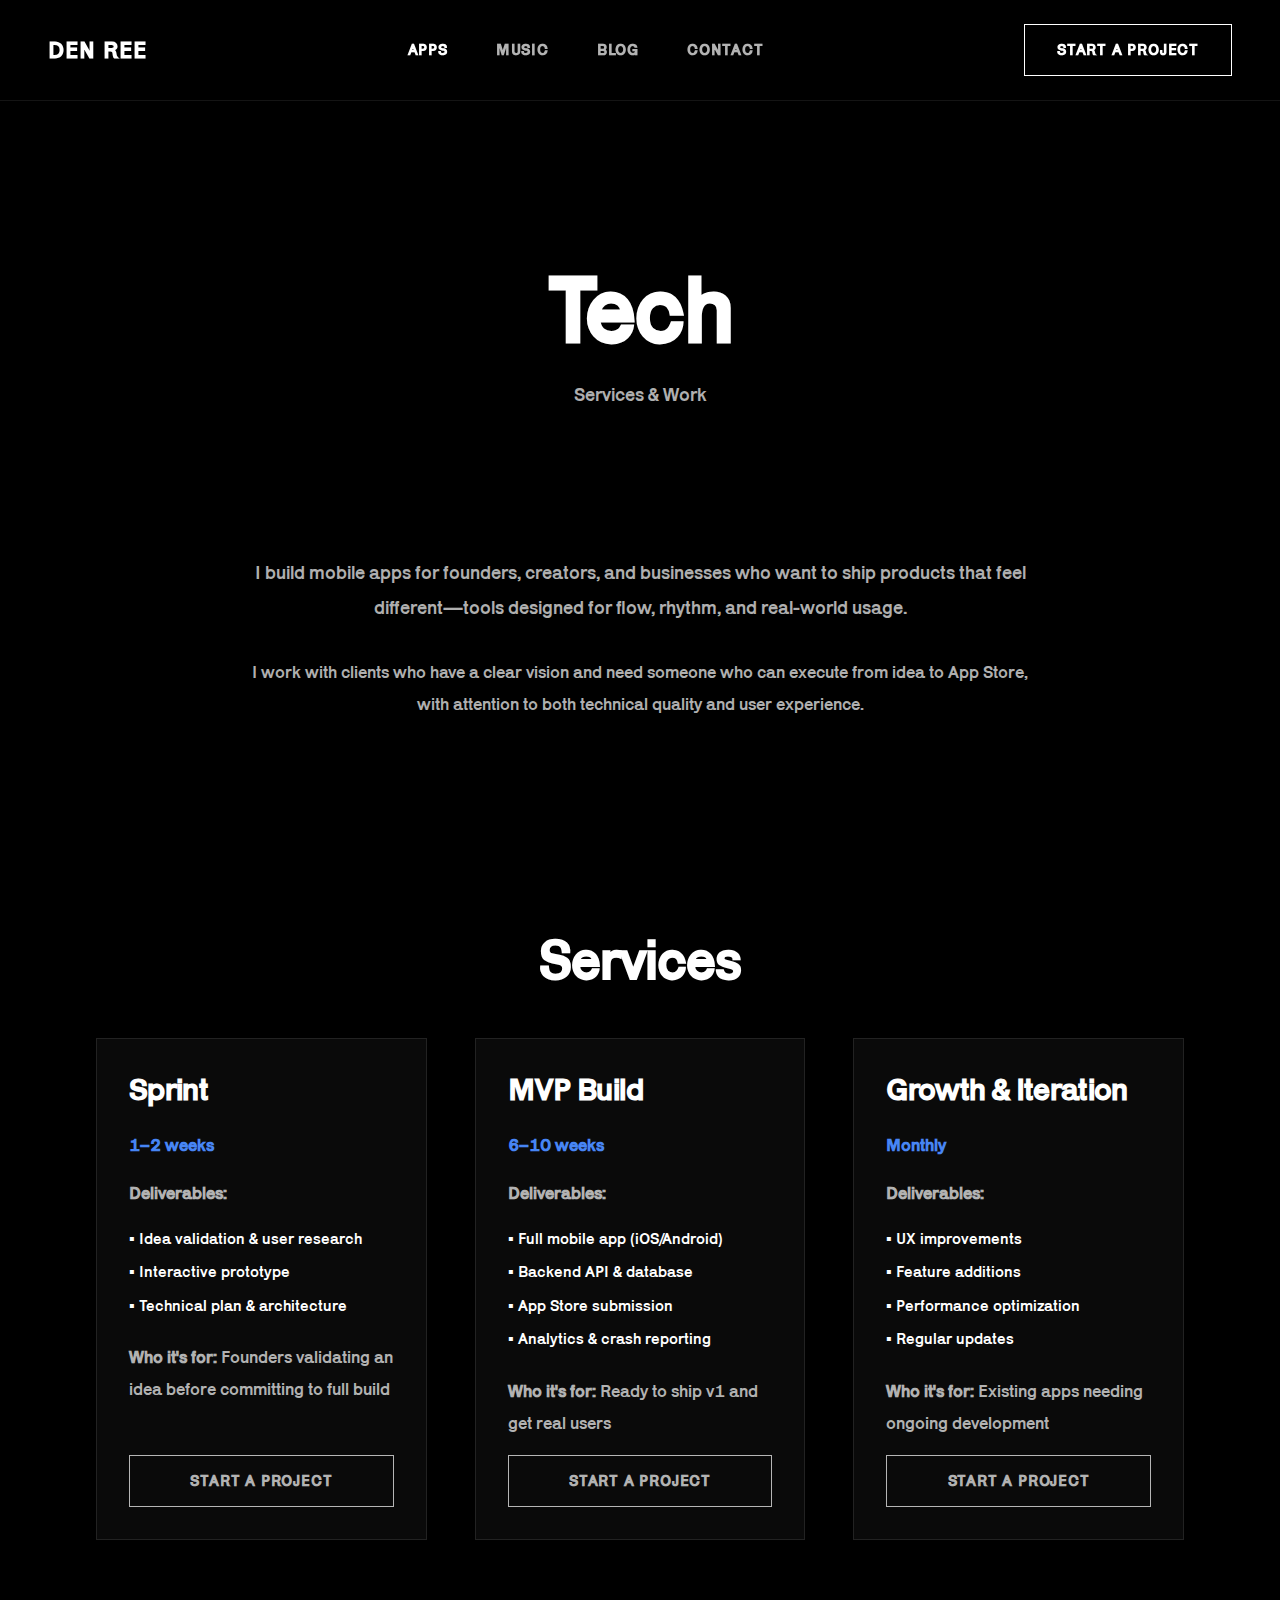
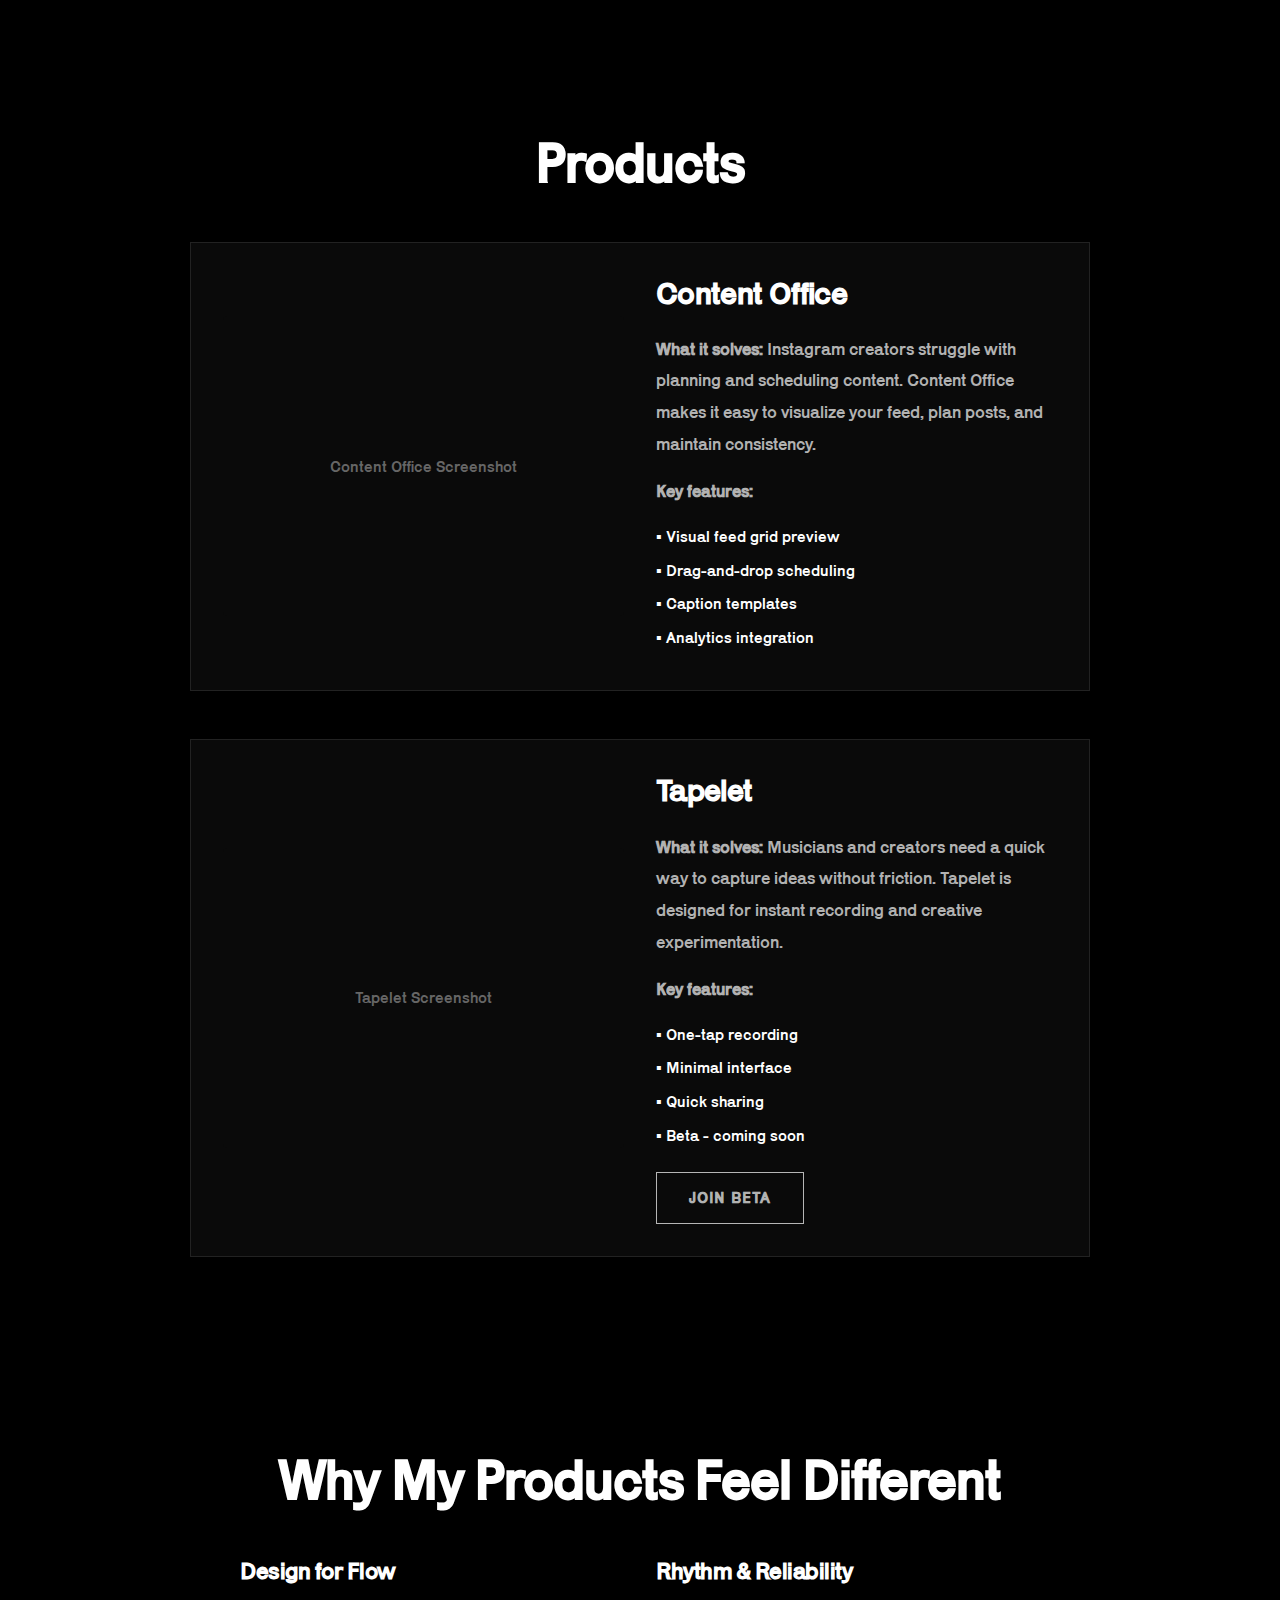
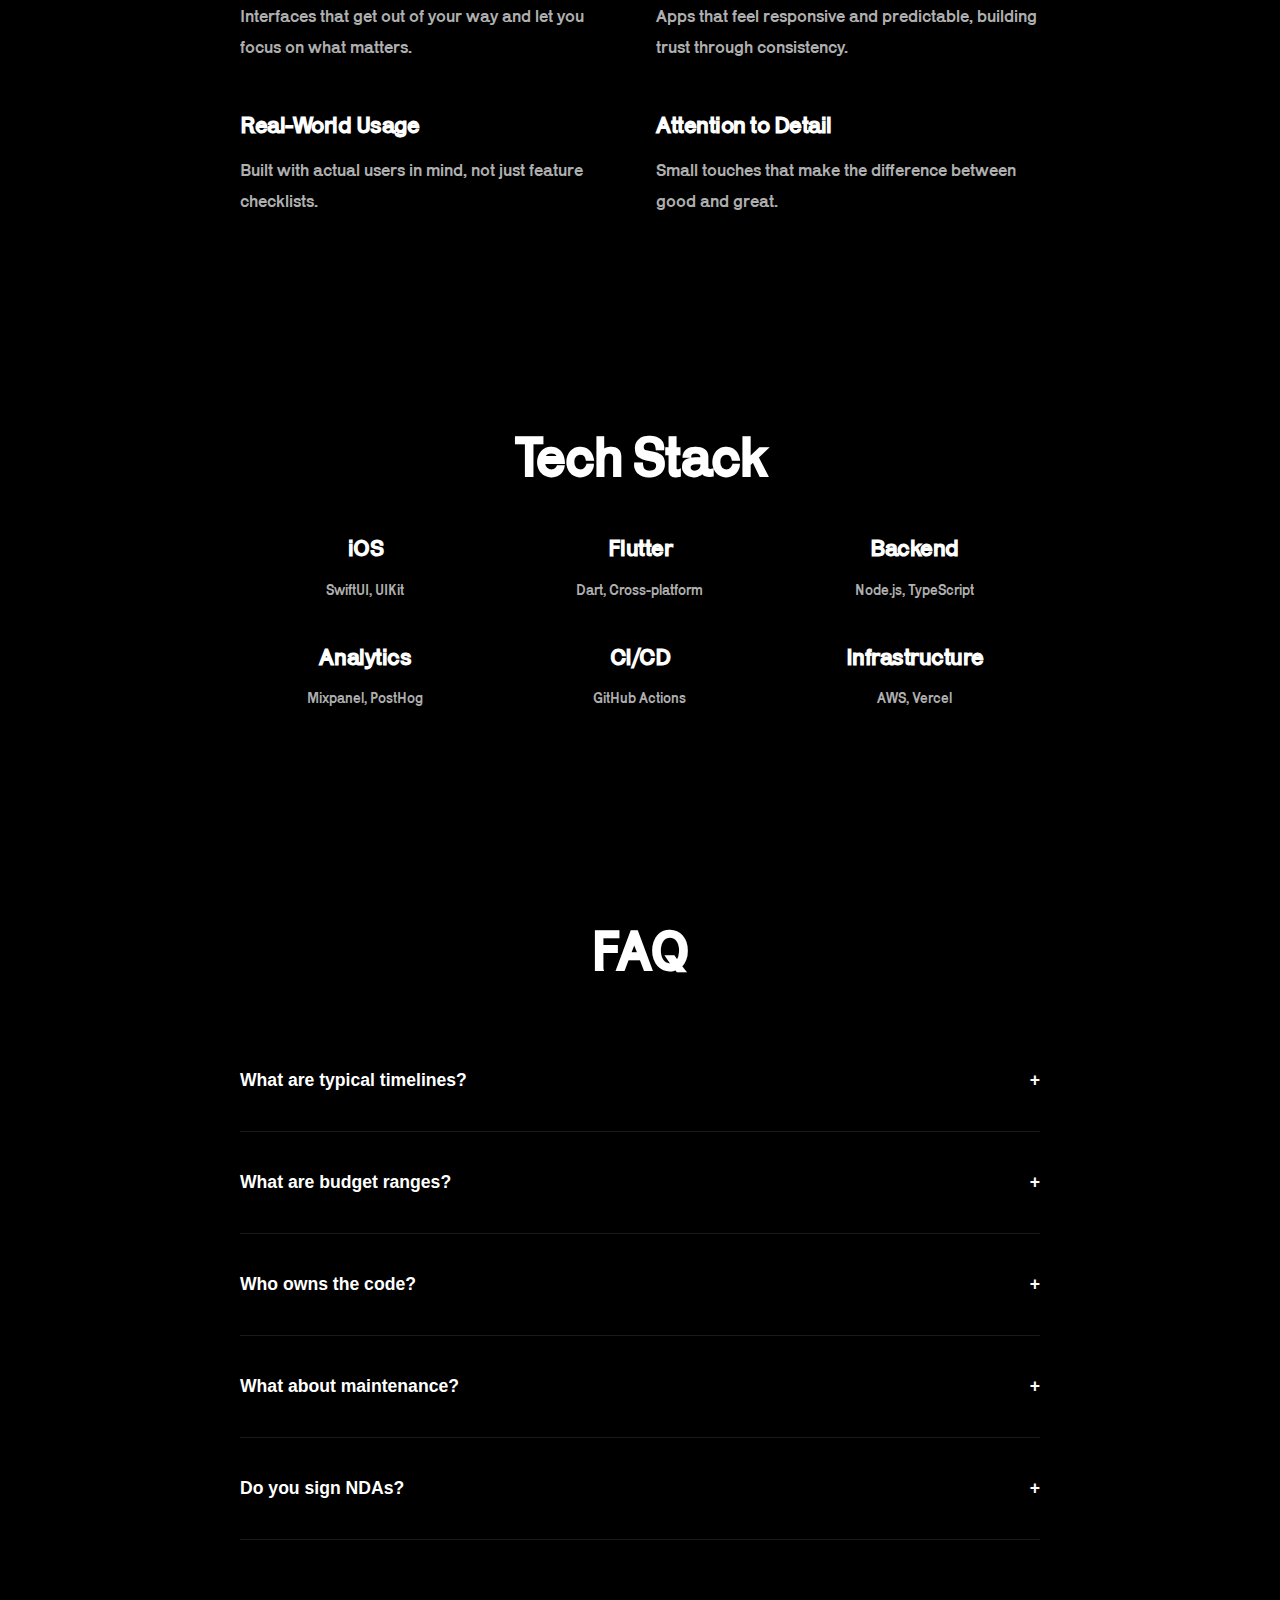
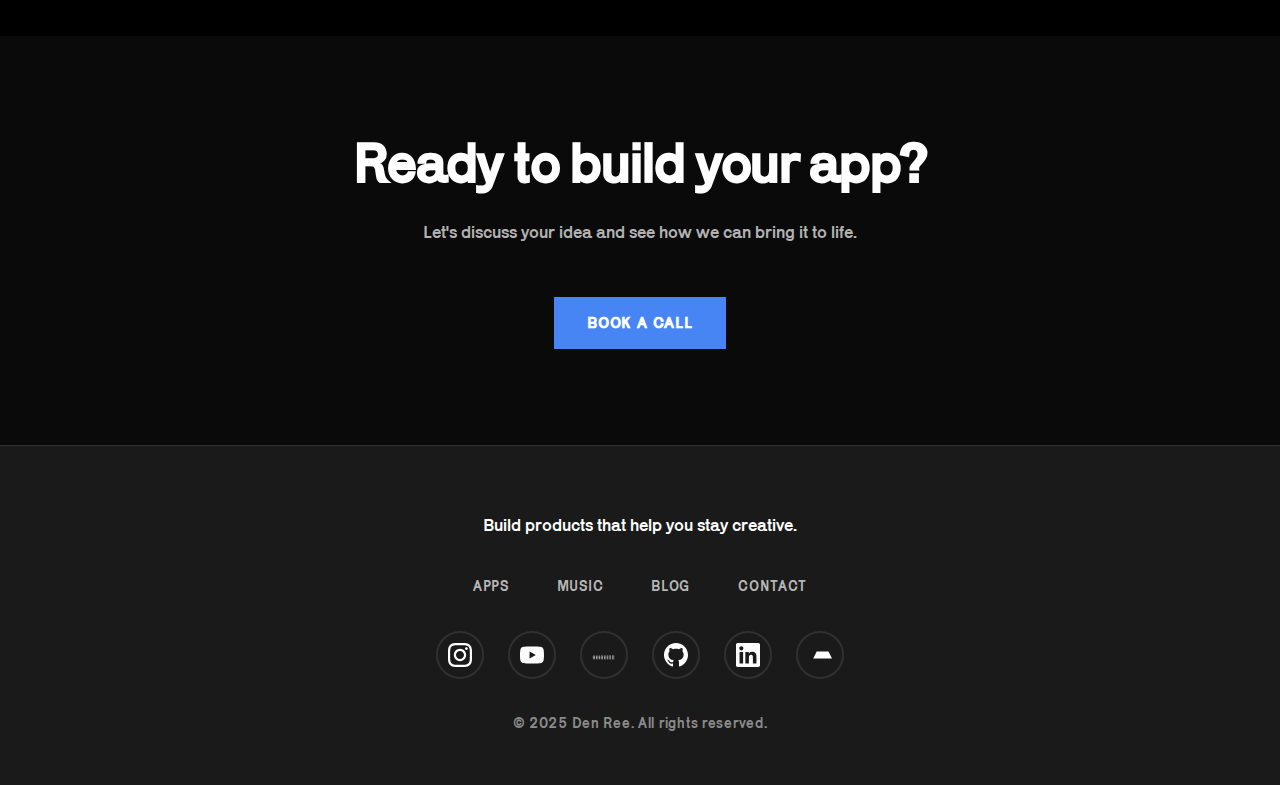
<file: tech.html>
<!DOCTYPE html>
<html lang="en">
<head>
    <meta charset="UTF-8">
    <meta name="viewport" content="width=device-width, initial-scale=1.0">
    <meta name="description" content="Mobile app development services. Sprint validation, MVP builds, and growth iteration. iOS, Flutter, backend.">
    <title>Tech - Den Ree Studio</title>
    <link rel="stylesheet" href="css/style.css">
    <link rel="icon" type="image/x-icon" href="favicon.ico">
</head>
<body>
    <!-- Header -->
    <header class="header" id="header">
        <nav class="navbar">
            <div class="navbar-container">
                <a href="/" class="logo">Den Ree</a>
                
                <button class="mobile-menu-toggle" id="mobileMenuToggle" aria-label="Toggle menu">
                    <span></span>
                    <span></span>
                    <span></span>
                </button>
                
                <ul class="nav-menu" id="navMenu">
                    <li class="nav-item"><a href="/#apps" class="nav-link active">Apps</a></li>
                    <li class="nav-item"><a href="/#music" class="nav-link">Music</a></li>
                    <li class="nav-item"><a href="/blog" class="nav-link">Blog</a></li>
                    <li class="nav-item"><a href="/contact" class="nav-link">Contact</a></li>
                </ul>
                
                <a href="/contact" class="cta-button header-cta">Start a project</a>
            </div>
        </nav>
    </header>

    <main>
        <!-- Page Header -->
        <section class="page-header">
            <div class="container">
                <h1 class="page-title">Tech</h1>
                <p class="page-subtitle">Services & Work</p>
            </div>
        </section>

        <!-- Intro -->
        <section class="section">
            <div class="container">
                <div style="max-width: 800px; margin: 0 auto; text-align: center;">
                    <p style="font-size: 1.2rem; margin-bottom: 2rem;">
                        I build mobile apps for founders, creators, and businesses who want to ship products that feel different—tools designed for flow, rhythm, and real-world usage.
                    </p>
                    <p style="color: rgba(255,255,255,0.7);">
                        I work with clients who have a clear vision and need someone who can execute from idea to App Store, with attention to both technical quality and user experience.
                    </p>
                </div>
            </div>
        </section>

        <!-- Services -->
        <section class="section">
            <div class="container">
                <h2 class="text-center mb-xl">Services</h2>
                <div class="grid grid--3">
                    <div class="card">
                        <h3>Sprint</h3>
                        <p style="font-weight: 600; color: #4785F4; margin-bottom: 1rem;">1–2 weeks</p>
                        <p><strong>Deliverables:</strong></p>
                        <ul style="list-style: none; padding-left: 0; margin-bottom: 1rem;">
                            <li style="margin-bottom: 0.5rem;">• Idea validation & user research</li>
                            <li style="margin-bottom: 0.5rem;">• Interactive prototype</li>
                            <li style="margin-bottom: 0.5rem;">• Technical plan & architecture</li>
                        </ul>
                        <p style="color: rgba(255,255,255,0.7); margin-bottom: 1rem;"><strong>Who it's for:</strong> Founders validating an idea before committing to full build</p>
                        <a href="/contact" class="cta-button cta-button--secondary">Start a project</a>
                    </div>
                    
                    <div class="card">
                        <h3>MVP Build</h3>
                        <p style="font-weight: 600; color: #4785F4; margin-bottom: 1rem;">6–10 weeks</p>
                        <p><strong>Deliverables:</strong></p>
                        <ul style="list-style: none; padding-left: 0; margin-bottom: 1rem;">
                            <li style="margin-bottom: 0.5rem;">• Full mobile app (iOS/Android)</li>
                            <li style="margin-bottom: 0.5rem;">• Backend API & database</li>
                            <li style="margin-bottom: 0.5rem;">• App Store submission</li>
                            <li style="margin-bottom: 0.5rem;">• Analytics & crash reporting</li>
                        </ul>
                        <p style="color: rgba(255,255,255,0.7); margin-bottom: 1rem;"><strong>Who it's for:</strong> Ready to ship v1 and get real users</p>
                        <a href="/contact" class="cta-button cta-button--secondary">Start a project</a>
                    </div>
                    
                    <div class="card">
                        <h3>Growth & Iteration</h3>
                        <p style="font-weight: 600; color: #4785F4; margin-bottom: 1rem;">Monthly</p>
                        <p><strong>Deliverables:</strong></p>
                        <ul style="list-style: none; padding-left: 0; margin-bottom: 1rem;">
                            <li style="margin-bottom: 0.5rem;">• UX improvements</li>
                            <li style="margin-bottom: 0.5rem;">• Feature additions</li>
                            <li style="margin-bottom: 0.5rem;">• Performance optimization</li>
                            <li style="margin-bottom: 0.5rem;">• Regular updates</li>
                        </ul>
                        <p style="color: rgba(255,255,255,0.7); margin-bottom: 1rem;"><strong>Who it's for:</strong> Existing apps needing ongoing development</p>
                        <a href="/contact" class="cta-button cta-button--secondary">Start a project</a>
                    </div>
                </div>
            </div>
        </section>

        <!-- Products -->
        <section class="section">
            <div class="container">
                <h2 class="text-center mb-xl">Products</h2>
                
                <div style="max-width: 900px; margin: 0 auto;">
                    <div class="card" style="margin-bottom: 3rem;">
                        <div class="grid grid--2" style="gap: 2rem; align-items: center;">
                            <div>
                                <div style="background: #0a0a0a; height: 300px; display: flex; align-items: center; justify-content: center; color: #666; border-radius: 4px;">
                                    Content Office Screenshot
                                </div>
                            </div>
                            <div>
                                <h3>Content Office</h3>
                                <p style="margin-bottom: 1rem;"><strong>What it solves:</strong> Instagram creators struggle with planning and scheduling content. Content Office makes it easy to visualize your feed, plan posts, and maintain consistency.</p>
                                <p><strong>Key features:</strong></p>
                                <ul style="list-style: none; padding-left: 0;">
                                    <li style="margin-bottom: 0.5rem;">• Visual feed grid preview</li>
                                    <li style="margin-bottom: 0.5rem;">• Drag-and-drop scheduling</li>
                                    <li style="margin-bottom: 0.5rem;">• Caption templates</li>
                                    <li style="margin-bottom: 0.5rem;">• Analytics integration</li>
                                </ul>
                            </div>
                        </div>
                    </div>
                    
                    <div class="card">
                        <div class="grid grid--2" style="gap: 2rem; align-items: center;">
                            <div>
                                <div style="background: #0a0a0a; height: 300px; display: flex; align-items: center; justify-content: center; color: #666; border-radius: 4px;">
                                    Tapelet Screenshot
                                </div>
                            </div>
                            <div>
                                <h3>Tapelet</h3>
                                <p style="margin-bottom: 1rem;"><strong>What it solves:</strong> Musicians and creators need a quick way to capture ideas without friction. Tapelet is designed for instant recording and creative experimentation.</p>
                                <p><strong>Key features:</strong></p>
                                <ul style="list-style: none; padding-left: 0;">
                                    <li style="margin-bottom: 0.5rem;">• One-tap recording</li>
                                    <li style="margin-bottom: 0.5rem;">• Minimal interface</li>
                                    <li style="margin-bottom: 0.5rem;">• Quick sharing</li>
                                    <li style="margin-bottom: 0.5rem;">• Beta - coming soon</li>
                                </ul>
                                <a href="#" class="cta-button cta-button--secondary" style="margin-top: 1rem;">Join beta</a>
                            </div>
                        </div>
                    </div>
                </div>
            </div>
        </section>

        <!-- Why Different -->
        <section class="section">
            <div class="container">
                <h2 class="text-center mb-xl">Why My Products Feel Different</h2>
                <div style="max-width: 800px; margin: 0 auto;">
                    <div class="grid grid--2" style="gap: 2rem;">
                        <div>
                            <h4>Design for Flow</h4>
                            <p>Interfaces that get out of your way and let you focus on what matters.</p>
                        </div>
                        <div>
                            <h4>Rhythm & Reliability</h4>
                            <p>Apps that feel responsive and predictable, building trust through consistency.</p>
                        </div>
                        <div>
                            <h4>Real-World Usage</h4>
                            <p>Built with actual users in mind, not just feature checklists.</p>
                        </div>
                        <div>
                            <h4>Attention to Detail</h4>
                            <p>Small touches that make the difference between good and great.</p>
                        </div>
                    </div>
                </div>
            </div>
        </section>

        <!-- Tech Stack -->
        <section class="section">
            <div class="container">
                <h2 class="text-center mb-xl">Tech Stack</h2>
                <div style="max-width: 800px; margin: 0 auto;">
                    <div class="grid grid--3" style="gap: 1.5rem;">
                        <div class="text-center">
                            <h4>iOS</h4>
                            <p style="color: rgba(255,255,255,0.7); font-size: 0.9rem;">SwiftUI, UIKit</p>
                        </div>
                        <div class="text-center">
                            <h4>Flutter</h4>
                            <p style="color: rgba(255,255,255,0.7); font-size: 0.9rem;">Dart, Cross-platform</p>
                        </div>
                        <div class="text-center">
                            <h4>Backend</h4>
                            <p style="color: rgba(255,255,255,0.7); font-size: 0.9rem;">Node.js, TypeScript</p>
                        </div>
                        <div class="text-center">
                            <h4>Analytics</h4>
                            <p style="color: rgba(255,255,255,0.7); font-size: 0.9rem;">Mixpanel, PostHog</p>
                        </div>
                        <div class="text-center">
                            <h4>CI/CD</h4>
                            <p style="color: rgba(255,255,255,0.7); font-size: 0.9rem;">GitHub Actions</p>
                        </div>
                        <div class="text-center">
                            <h4>Infrastructure</h4>
                            <p style="color: rgba(255,255,255,0.7); font-size: 0.9rem;">AWS, Vercel</p>
                        </div>
                    </div>
                </div>
            </div>
        </section>

        <!-- FAQ -->
        <section class="section">
            <div class="container">
                <h2 class="text-center mb-xl">FAQ</h2>
                <div style="max-width: 800px; margin: 0 auto;">
                    <div class="accordion-item">
                        <button class="accordion-toggle">
                            <span>What are typical timelines?</span>
                            <span>+</span>
                        </button>
                        <div class="accordion-content">
                            <p>Sprint: 1-2 weeks. MVP Build: 6-10 weeks depending on scope. Growth & Iteration: Ongoing monthly sprints.</p>
                        </div>
                    </div>
                    
                    <div class="accordion-item">
                        <button class="accordion-toggle">
                            <span>What are budget ranges?</span>
                            <span>+</span>
                        </button>
                        <div class="accordion-content">
                            <p>Sprint: $5K-$15K. MVP Build: $25K-$75K. Growth & Iteration: $5K-$15K/month. Exact pricing depends on scope and requirements.</p>
                        </div>
                    </div>
                    
                    <div class="accordion-item">
                        <button class="accordion-toggle">
                            <span>Who owns the code?</span>
                            <span>+</span>
                        </button>
                        <div class="accordion-content">
                            <p>You own all code, designs, and intellectual property. Everything is delivered with full source code and documentation.</p>
                        </div>
                    </div>
                    
                    <div class="accordion-item">
                        <button class="accordion-toggle">
                            <span>What about maintenance?</span>
                            <span>+</span>
                        </button>
                        <div class="accordion-content">
                            <p>I offer ongoing maintenance and updates through the Growth & Iteration service. We can also discuss handoff documentation if you prefer to maintain in-house.</p>
                        </div>
                    </div>
                    
                    <div class="accordion-item">
                        <button class="accordion-toggle">
                            <span>Do you sign NDAs?</span>
                            <span>+</span>
                        </button>
                        <div class="accordion-content">
                            <p>Yes, I'm happy to sign NDAs for confidential projects. Standard terms apply.</p>
                        </div>
                    </div>
                </div>
            </div>
        </section>

        <!-- CTA -->
        <section class="cta-section cta-section--dark">
            <div class="container">
                <h2 class="cta-section-title">Ready to build your app?</h2>
                <p class="cta-section-description">Let's discuss your idea and see how we can bring it to life.</p>
                <a href="/contact" class="cta-button cta-button--primary">Book a call</a>
            </div>
        </section>
    </main>

    <!-- Footer -->
    <footer class="footer">
        <div class="footer-container">
            <div class="footer-bio">
                <p>Build products that help you stay creative.</p>
            </div>
            
            <nav class="footer-nav">
                <ul>
                    <li><a href="/#apps">Apps</a></li>
                    <li><a href="/#music">Music</a></li>
                    <li><a href="/blog">Blog</a></li>
                    <li><a href="/contact">Contact</a></li>
                </ul>
            </nav>
            
            <div class="social-links">
                <a href="https://instagram.com/den_ree" target="_blank" rel="noopener noreferrer" aria-label="Instagram">
                    <svg viewBox="0 0 24 24" width="24" height="24">
                        <path fill="currentColor" d="M12 2.163c3.204 0 3.584.012 4.85.07 3.252.148 4.771 1.691 4.919 4.919.058 1.265.069 1.645.069 4.849 0 3.205-.012 3.584-.069 4.849-.149 3.225-1.664 4.771-4.919 4.919-1.266.058-1.644.07-4.85.07-3.204 0-3.584-.012-4.849-.07-3.26-.149-4.771-1.699-4.919-4.92-.058-1.265-.07-1.644-.07-4.849 0-3.204.013-3.583.07-4.849.149-3.227 1.664-4.771 4.919-4.919 1.266-.057 1.645-.069 4.849-.069zm0-2.163c-3.259 0-3.667.014-4.947.072-4.358.2-6.78 2.618-6.98 6.98-.059 1.281-.073 1.689-.073 4.948 0 3.259.014 3.668.072 4.948.2 4.358 2.618 6.78 6.98 6.98 1.281.058 1.689.072 4.948.072 3.259 0 3.668-.014 4.948-.072 4.354-.2 6.782-2.618 6.979-6.98.059-1.28.073-1.689.073-4.948 0-3.259-.014-3.667-.072-4.947-.196-4.354-2.617-6.78-6.979-6.98-1.281-.059-1.69-.073-4.949-.073zm0 5.838c-3.403 0-6.162 2.759-6.162 6.162s2.759 6.163 6.162 6.163 6.162-2.759 6.162-6.163c0-3.403-2.759-6.162-6.162-6.162zm0 10.162c-2.209 0-4-1.79-4-4 0-2.209 1.791-4 4-4s4 1.791 4 4c0 2.21-1.791 4-4 4zm6.406-11.845c-.796 0-1.441.645-1.441 1.44s.645 1.44 1.441 1.44c.795 0 1.439-.645 1.439-1.44s-.644-1.44-1.439-1.44z"/>
                    </svg>
                </a>
                <a href="https://youtube.com/@den_ree" target="_blank" rel="noopener noreferrer" aria-label="YouTube">
                    <svg viewBox="0 0 24 24" width="24" height="24">
                        <path fill="currentColor" d="M23.498 6.186a3.016 3.016 0 0 0-2.122-2.136C19.505 3.545 12 3.545 12 3.545s-7.505 0-9.377.505A3.017 3.017 0 0 0 .502 6.186C0 8.07 0 12 0 12s0 3.93.502 5.814a3.016 3.016 0 0 0 2.122 2.136c1.871.505 9.376.505 9.376.505s7.505 0 9.377-.505a3.015 3.015 0 0 0 2.122-2.136C24 15.93 24 12 24 12s0-3.93-.502-5.814zM9.545 15.568V8.432L15.818 12l-6.273 3.568z"/>
                    </svg>
                </a>
                <a href="https://soundcloud.com/den-ree" target="_blank" rel="noopener noreferrer" aria-label="Soundcloud">
                    <svg viewBox="0 0 24 24" width="24" height="24">
                        <path fill="currentColor" d="M1.175 12.225c-.051 0-.094.046-.101.1l-.233 2.154.233 2.105c.007.058.05.098.101.098.053 0 .096-.04.103-.098l.262-2.105-.262-2.154c-.007-.057-.05-.1-.103-.1zm1.591.026c-.058 0-.103.046-.112.103L2.4 14.479l.254 2.09c.009.057.054.098.112.098.053 0 .099-.041.106-.098l.289-2.09-.289-2.125c-.007-.057-.053-.103-.106-.103zm1.591.011c-.062 0-.113.05-.122.112l-.228 2.088.228 2.069c.009.062.06.112.122.112.063 0 .114-.05.125-.112l.256-2.069-.256-2.088c-.011-.062-.062-.112-.125-.112zm1.591.001c-.068 0-.124.056-.134.124l-.201 2.076.201 2.039c.01.068.066.124.134.124.066 0 .121-.056.131-.124l.227-2.039-.227-2.076c-.01-.068-.065-.124-.131-.124zm1.591.008c-.073 0-.134.062-.143.134l-.18 2.068.18 2.003c.009.071.07.133.143.133.074 0 .134-.062.145-.133l.202-2.003-.202-2.068c-.011-.072-.071-.134-.145-.134zm1.591-.006c-.078 0-.145.066-.154.144l-.157 2.074.157 1.975c.009.078.076.145.154.145.077 0 .143-.067.155-.145l.177-1.975-.177-2.074c-.012-.078-.078-.144-.155-.144zm1.591.007c-.084 0-.153.071-.163.153l-.137 2.067.137 1.949c.01.082.079.152.163.152.082 0 .152-.07.162-.152l.155-1.949-.155-2.067c-.01-.082-.08-.153-.162-.153zm1.591-.007c-.089 0-.162.075-.172.164l-.118 2.074.118 1.932c.01.089.083.164.172.164.088 0 .161-.075.172-.164l.134-1.932-.134-2.074c-.011-.089-.084-.164-.172-.164zm1.591.011c-.095 0-.172.079-.183.173l-.099 2.063.099 1.913c.011.094.088.173.183.173.094 0 .172-.079.184-.173l.113-1.913-.113-2.063c-.012-.094-.09-.173-.184-.173zm1.591-.004c-.1 0-.183.084-.194.183l-.079 2.067.079 1.898c.011.099.094.184.194.184.099 0 .182-.085.193-.184l.09-1.898-.09-2.067c-.011-.099-.094-.183-.193-.183zm1.591.008c-.105 0-.192.088-.202.193l-.06 2.059.06 1.885c.01.105.097.193.202.193.104 0 .191-.088.202-.193l.068-1.885-.068-2.059c-.011-.105-.098-.193-.202-.193zm1.591-.009c-.11 0-.199.093-.21.202l-.041 2.068.041 1.87c.011.11.1.202.21.202.109 0 .198-.092.21-.202l.048-1.87-.048-2.068c-.012-.109-.101-.202-.21-.202zm1.591.01c-.115 0-.209.097-.219.212l-.021 2.058.021 1.856c.01.115.104.212.219.212.114 0 .207-.097.218-.212l.025-1.856-.025-2.058c-.011-.115-.104-.212-.218-.212zm1.591-.012c-.12 0-.217.101-.227.221l-.002 2.07.002 1.843c.01.12.107.221.227.221.119 0 .216-.101.227-.221l.005-1.843-.005-2.07c-.011-.12-.108-.221-.227-.221z"/>
                    </svg>
                </a>
                <a href="https://github.com/denree" target="_blank" rel="noopener noreferrer" aria-label="GitHub">
                    <svg viewBox="0 0 24 24" width="24" height="24">
                        <path fill="currentColor" d="M12 0c-6.626 0-12 5.373-12 12 0 5.302 3.438 9.8 8.207 11.387.599.111.793-.261.793-.577v-2.234c-3.338.726-4.033-1.416-4.033-1.416-.546-1.387-1.333-1.756-1.333-1.756-1.089-.745.083-.729.083-.729 1.205.084 1.839 1.237 1.839 1.237 1.07 1.834 2.807 1.304 3.492.997.107-.775.418-1.305.762-1.604-2.665-.305-5.467-1.334-5.467-5.931 0-1.311.469-2.381 1.236-3.221-.124-.303-.535-1.524.117-3.176 0 0 1.008-.322 3.301 1.23.957-.266 1.983-.399 3.003-.404 1.02.005 2.047.138 3.006.404 2.291-1.552 3.297-1.23 3.297-1.23.653 1.653.242 2.874.118 3.176.77.84 1.235 1.911 1.235 3.221 0 4.609-2.807 5.624-5.479 5.921.43.372.823 1.102.823 2.222v3.293c0 .319.192.694.801.576 4.765-1.589 8.199-6.086 8.199-11.386 0-6.627-5.373-12-12-12z"/>
                    </svg>
                </a>
                <a href="https://linkedin.com/in/denree" target="_blank" rel="noopener noreferrer" aria-label="LinkedIn">
                    <svg viewBox="0 0 24 24" width="24" height="24">
                        <path fill="currentColor" d="M20.447 20.452h-3.554v-5.569c0-1.328-.027-3.037-1.852-3.037-1.853 0-2.136 1.445-2.136 2.939v5.667H9.351V9h3.414v1.561h.046c.477-.9 1.637-1.85 3.37-1.85 3.601 0 4.267 2.37 4.267 5.455v6.286zM5.337 7.433c-1.144 0-2.063-.926-2.063-2.065 0-1.138.92-2.063 2.063-2.063 1.14 0 2.064.925 2.064 2.063 0 1.139-.925 2.065-2.064 2.065zm1.782 13.019H3.555V9h3.564v11.452zM22.225 0H1.771C.792 0 0 .774 0 1.729v20.542C0 23.227.792 24 1.771 24h20.451C23.2 24 24 23.227 24 22.271V1.729C24 .774 23.2 0 22.222 0h.003z"/>
                    </svg>
                </a>
                <a href="https://denree.bandcamp.com/" target="_blank" rel="noopener noreferrer" aria-label="Bandcamp">
                    <svg viewBox="0 0 24 24" width="24" height="24">
                        <path fill="currentColor" d="M0 8.5h8.7l-3.5 7H24l-3.5-7H0z"/>
                    </svg>
                </a>
            </div>
            
            <p class="footer-copyright">&copy; 2025 Den Ree. All rights reserved.</p>
        </div>
    </footer>

    <script src="js/main.js"></script>
</body>
</html>
</file>
<file: css/style.css>
/* Karrik (Velvetyne) */
@font-face {
    font-family: 'Karrik';
    src: url('../fonts/Karrik-Regular.woff2') format('woff2'),
         url('../fonts/Karrik-Regular.woff') format('woff');
    font-weight: 400;
    font-style: normal;
    font-display: swap;
}

@font-face {
    font-family: 'Karrik';
    src: url('../fonts/Karrik-Italic.woff2') format('woff2'),
         url('../fonts/Karrik-Italic.woff') format('woff');
    font-weight: 400;
    font-style: italic;
    font-display: swap;
}

/* Reset and Base Styles */
* {
    margin: 0;
    padding: 0;
    box-sizing: border-box;
}

html {
    scroll-behavior: smooth;
    font-size: 16px;
}

body {
    font-family: 'Karrik', -apple-system, BlinkMacSystemFont, 'Segoe UI', sans-serif;
    background-color: #000;
    color: #fff;
    line-height: 1.6;
    overflow-x: hidden;
    -webkit-font-smoothing: antialiased;
    -moz-osx-font-smoothing: grayscale;
}

a {
    color: #fff;
    text-decoration: none;
    transition: opacity 0.3s ease;
}

a:hover {
    opacity: 0.7;
}

/* Typography */
h1, h2, h3, h4, h5, h6 {
    font-weight: 900;
    line-height: 1.1;
    letter-spacing: -0.02em;
    color: #fff;
}

h1 {
    font-size: clamp(3rem, 8vw, 6rem);
    margin-bottom: 2rem;
}

h2 {
    font-size: clamp(2rem, 5vw, 3.5rem);
    margin-bottom: 1.5rem;
}

h3 {
    font-size: clamp(1.5rem, 3vw, 2rem);
    margin-bottom: 1.5rem;
}

h4 {
    font-size: clamp(1.25rem, 2.5vw, 1.5rem);
    margin-bottom: 1rem;
}

p {
    font-size: 1.1rem;
    line-height: 1.8;
    color: rgba(255, 255, 255, 0.7);
    margin-bottom: 1rem;
}

small {
    font-size: 0.9rem;
    color: rgba(255, 255, 255, 0.7);
}

ul, ol {
    list-style: none;
    padding-left: 0;
}

code {
    font-family: 'SF Mono', Monaco, 'Cascadia Code', 'Roboto Mono', Consolas, monospace;
    font-size: 0.9em;
    background: #0a0a0a;
    padding: 0.2em 0.4em;
    border-radius: 3px;
}

/* Layout Utilities */
.container {
    max-width: 1200px;
    margin: 0 auto;
    padding: 0 3rem;
}

.section {
    padding: 6rem 3rem;
}

.text-center {
    text-align: center;
}

.text-left {
    text-align: left;
}

.mb-xl {
    margin-bottom: 3rem;
}

.mt-lg {
    margin-top: 2rem;
}

/* Grid System */
.grid {
    display: grid;
    gap: 3rem;
}

.grid--2 {
    grid-template-columns: repeat(2, 1fr);
}

.grid--3 {
    grid-template-columns: repeat(3, 1fr);
}

.grid--4 {
    grid-template-columns: repeat(4, 1fr);
}

@media (max-width: 1024px) {
    .grid--3 {
        grid-template-columns: repeat(2, 1fr);
    }
    .grid--4 {
        grid-template-columns: repeat(2, 1fr);
    }
}

@media (max-width: 768px) {
    .container {
        padding: 0 1.5rem;
    }
    
    .section {
        padding: 4rem 1.5rem;
    }
    
    .grid--2,
    .grid--3,
    .grid--4 {
        grid-template-columns: 1fr;
    }
    
    h1 {
        font-size: clamp(2.5rem, 10vw, 4rem);
    }
    
    h2 {
        font-size: clamp(1.75rem, 6vw, 2.5rem);
    }
    
    p {
        font-size: 1rem;
    }
}

/* Header */
.header {
    position: fixed;
    top: 0;
    left: 0;
    right: 0;
    z-index: 1000;
    background: rgba(0, 0, 0, 0.35);
    backdrop-filter: blur(12px);
    -webkit-backdrop-filter: blur(12px);
    border-bottom: 1px solid rgba(255, 255, 255, 0.08);
    transition: box-shadow 0.3s ease, background 0.3s ease;
}

.header.scrolled {
    box-shadow: 0 2px 20px rgba(0, 0, 0, 0.5);
}

.navbar {
    padding: 1.5rem 3rem;
}

.navbar-container {
    max-width: 1200px;
    margin: 0 auto;
    display: flex;
    align-items: center;
    justify-content: space-between;
    gap: 2rem;
}

.logo {
    font-size: 1.5rem;
    font-weight: 700;
    letter-spacing: 0.05em;
    text-transform: uppercase;
    color: #fff;
    transition: color 0.2s ease;
}

.logo:hover,
.logo:focus {
    opacity: 1;
    color: var(--logo-hover-color, rgb(255, 130, 210));
}

.nav-menu {
    display: flex;
    gap: 3rem;
    list-style: none;
}

.nav-item {
    list-style: none;
}

.nav-link {
    font-size: 1rem;
    font-weight: 600;
    text-transform: uppercase;
    letter-spacing: 0.05em;
    color: rgba(255, 255, 255, 0.7);
    transition: color 0.3s ease;
}

.nav-link:hover,
.nav-link.active {
    color: #fff;
}

.mobile-menu-toggle {
    display: none;
    flex-direction: column;
    gap: 4px;
    background: transparent;
    border: none;
    cursor: pointer;
    padding: 0.5rem;
}

.mobile-menu-toggle span {
    width: 24px;
    height: 2px;
    background: #fff;
    transition: all 0.3s ease;
}

.mobile-menu-toggle.active span:nth-child(1) {
    transform: rotate(45deg) translate(5px, 5px);
}

.mobile-menu-toggle.active span:nth-child(2) {
    opacity: 0;
}

.mobile-menu-toggle.active span:nth-child(3) {
    transform: rotate(-45deg) translate(7px, -6px);
}

/* CTA Button */
.cta-button {
    display: inline-flex;
    align-items: center;
    justify-content: center;
    padding: 0.75rem 2rem;
    font-size: 1rem;
    font-weight: 600;
    text-transform: uppercase;
    letter-spacing: 0.05em;
    color: #fff;
    background: transparent;
    border: 1px solid #fff;
    cursor: pointer;
    transition: border-width 0.2s ease, border-color 0.2s ease, background 0.2s ease, color 0.2s ease;
    white-space: nowrap;
}

.cta-button:hover {
    background: #1a1a1a;
    color: #fff;
    border-width: 2px;
}

.cta-button--primary {
    background: #4785F4;
    border-color: #4785F4;
    color: #fff;
}

.cta-button--primary:hover,
.cta-button--primary:focus {
    background: #3559B2;
    border-color: #3559B2;
    border-width: 2px;
}

.cta-button--secondary {
    border-color: rgba(255, 255, 255, 0.7);
    color: rgba(255, 255, 255, 0.7);
}

.cta-button--secondary:hover,
.cta-button--secondary:focus {
    background: #1a1a1a;
    border-color: #1a1a1a;
    border-width: 2px;
    color: #fff;
}

.header-cta {
    display: inline-flex;
}

/* Cards */
.card {
    display: flex;
    flex-direction: column;
    padding: 2rem;
    border: 1px solid rgba(255, 255, 255, 0.1);
    background: #0a0a0a;
    transition: all 0.3s ease;
}

.card .cta-button {
    margin-top: auto;
}

.card:hover {
    border-color: rgba(255, 255, 255, 0.2);
    transform: translateY(-4px);
    box-shadow: 0 4px 12px rgba(0, 0, 0, 0.25);
}

.card-image {
    width: 100%;
    height: auto;
    margin-bottom: 1.5rem;
    border-radius: 4px;
}

/* Featured Work cards: image on top, grayscale → color + offset shadow on hover */
.card--featured {
    overflow: hidden;
    transition: box-shadow 0.3s ease, transform 0.3s ease;
}

.card--featured:hover {
    transform: none;
    box-shadow: 3px 3px 0 0 rgba(255, 255, 255, 0.2);
}

.card--featured .card-image {
    height: 200px;
    margin: -2rem -2rem 1.5rem -2rem;
    width: calc(100% + 4rem);
    overflow: hidden;
    border-radius: 0;
}

.card--featured .card-image img {
    width: 100%;
    height: 100%;
    object-fit: contain;
    filter: grayscale(0.65) brightness(1.05) saturate(1.2);
    transition: filter 0.35s ease;
}

.card--featured .card-image img.card-image--contain {
    object-fit: contain;
    object-position: center center;
}

#apps .card--featured .card-image {
    background-color: #F6F6F6;
    width: calc(100% + 4rem);
}

.card--featured:hover .card-image img {
    filter: grayscale(0) brightness(1) saturate(1);
}

.card-title {
    margin-bottom: 1rem;
}

.card-description {
    margin-bottom: 1.5rem;
}

.card--coming-soon {
    opacity: 0.85;
    border-style: dashed;
}

/* Row layout: one item per row, image left / content right */
.grid--rows {
    grid-template-columns: 1fr;
}

.card--row {
    flex-direction: row;
    align-items: stretch;
    padding: 0;
    overflow: hidden;
}

.card--row .card-image {
    width: 240px;
    min-width: 240px;
    margin: 0;
    border-radius: 0;
}

.card--row .card-image img {
    width: 100%;
    height: 100%;
    object-fit: cover;
}

.card--row .card-body {
    flex: 1;
    padding: 2rem;
    display: flex;
    flex-direction: column;
    min-width: 0;
}

.card--row .card-title,
.card--row .card-description {
    margin-bottom: 1rem;
}

.card--row .cta-button,
.card--row .card-music-links {
    margin-top: auto;
}

.card--featured.card--row .card-image {
    height: 200px;
}

.card--featured.card--row .card-image img {
    filter: grayscale(0.65) brightness(1.05) saturate(1.2);
    transition: filter 0.35s ease;
}

.card--featured.card--row:hover .card-image img {
    filter: grayscale(0) brightness(1) saturate(1);
}

/* Mobile: trigger colored state on scroll into view */
@media (hover: none) {
    .card--featured.in-view {
        box-shadow: 3px 3px 0 0 rgba(255, 255, 255, 0.2);
    }

    .card--featured.in-view .card-image img {
        filter: grayscale(0) brightness(1) saturate(1);
    }

    .card.in-view {
        border-color: rgba(255, 255, 255, 0.2);
        transform: translateY(-4px);
        box-shadow: 0 4px 12px rgba(0, 0, 0, 0.25);
    }
}

@media (max-width: 768px) {
    .card--row {
        flex-direction: column;
    }
    .card--row .card-image {
        width: 100%;
        min-width: unset;
        height: 200px;
    }
    .card--row .card-body {
        padding: 2rem;
    }
}

/* Blog row layout: meta left, content right */
.card--blog-row {
    flex-direction: row;
    align-items: stretch;
    padding: 0;
}

.card--blog-row .card-meta {
    width: 140px;
    min-width: 140px;
    padding: 2rem 1.5rem;
    border-right: 1px solid rgba(255, 255, 255, 0.1);
    display: flex;
    flex-direction: column;
    gap: 0.5rem;
}

.card--blog-row .card-date {
    color: rgba(255, 255, 255, 0.6);
    font-size: 0.875rem;
}

.card--blog-row .card-badges {
    display: flex;
    flex-wrap: wrap;
    gap: 0.25rem;
}

.card--blog-row .card-body {
    flex: 1;
    padding: 2rem;
    display: flex;
    flex-direction: column;
    min-width: 0;
}

.card--blog-row .cta-button {
    margin-top: auto;
}

.card--blog-row.card--coming-soon .card-body {
    width: 100%;
}

/* Hide sample posts; remove .blog-sample from cards or this rule to show */
.blog-sample {
    display: none !important;
}

@media (max-width: 768px) {
    .card--blog-row {
        flex-direction: column;
    }
    .card--blog-row .card-meta {
        width: 100%;
        min-width: unset;
        flex-direction: row;
        justify-content: space-between;
        align-items: center;
        border-right: none;
        border-bottom: 1px solid rgba(255, 255, 255, 0.1);
    }
}

.card--music {
    display: flex;
    flex-direction: column;
}

.card-music-links {
    display: inline-flex;
    align-items: center;
    gap: 1.5rem;
    margin-top: auto;
}

.card-music-links a {
    color: rgba(255, 255, 255, 0.8);
    transition: color 0.2s ease, opacity 0.2s ease;
}

.card-music-links a:hover {
    color: #fff;
    opacity: 1;
}

.music-card {
    max-width: 800px;
    margin: 0 auto;
    background: rgba(255, 255, 255, 0.05);
    border: 1px solid rgba(255, 255, 255, 0.08);
    border-radius: 12px;
    padding: 1.5rem;
}

.music-card__top {
    display: flex;
    align-items: flex-start;
    gap: 1.5rem;
}

.music-card__image {
    flex: 0 0 280px;
    border-radius: 8px;
    overflow: hidden;
}

.music-card__image img {
    width: 100%;
    height: 180px;
    object-fit: cover;
    display: block;
}

.music-card__embed {
    flex: 1;
    min-width: 0;
    border-radius: 8px;
    overflow: hidden;
}

.music-card__embed iframe {
    display: block;
}

.music-card__body {
    margin-top: 1.5rem;
}

.music-card__title {
    font-size: 1.25rem;
    margin-bottom: 0.5rem;
}

.music-card__text {
    color: rgba(255, 255, 255, 0.7);
    font-size: 0.9rem;
    line-height: 1.6;
}

.music-card__text a {
    color: #fff;
    text-decoration: underline;
    text-underline-offset: 2px;
}

@media (max-width: 768px) {
    .music-card__top {
        flex-direction: column;
    }

    .music-card__image {
        flex: none;
        width: 100%;
    }
}

/* Hero Section */
.hero {
    min-height: 100vh;
    display: flex;
    align-items: center;
    justify-content: center;
    padding: 8rem 3rem 6rem;
    text-align: center;
    position: relative;
    padding-top: calc(80px + 6rem);
    overflow: hidden;
}

.hero-bg {
    position: absolute;
    top: 0;
    left: 0;
    right: 0;
    bottom: 0;
    width: 100%;
    height: 100%;
    z-index: 0;
    overflow: hidden;
}

.hero-bg::after {
    content: '';
    position: absolute;
    inset: 0;
    background: linear-gradient(to bottom, rgba(0, 0, 0, 0.5) 0%, rgba(0, 0, 0, 0.35) 50%, rgba(0, 0, 0, 0.5) 100%);
    pointer-events: none;
    z-index: 1;
}

.hero-image-grid {
    display: grid;
    grid-template-columns: repeat(3, 1fr);
    grid-template-rows: 1fr;
    gap: 8px;
    position: absolute;
    top: 0;
    left: 0;
    right: 0;
    bottom: 0;
    width: 100%;
    height: 100%;
}

.hero-image-grid img {
    width: 100%;
    height: 100%;
    object-fit: cover;
    object-position: center;
    opacity: 0.6;
    transition: opacity 0.3s ease;
    display: block;
}

.hero-image-grid img:hover {
    opacity: 0.8;
}

.hero-content {
    position: relative;
    z-index: 10;
}

.hero-title {
    margin-bottom: 2rem;
    font-size: clamp(3rem, 8vw, 6.5rem);
}

.hero-subtitle {
    font-size: clamp(1.1rem, 2vw, 1.3rem);
    color: rgba(255, 255, 255, 0.7);
    margin-bottom: 3rem;
    max-width: 800px;
    margin-left: auto;
    margin-right: auto;
}

.hero-cta {
    display: flex;
    gap: 1.5rem;
    justify-content: center;
    flex-wrap: wrap;
}

/* About + Contact section */
.section--about-contact {
    background: #0a0a0a;
}

.about-contact {
    display: grid;
    grid-template-columns: 2fr 1fr 1fr;
    gap: 4rem;
    max-width: 1100px;
    margin: 0 auto;
    align-items: start;
}

.about-contact__photo {
    min-width: 0;
}

.about-contact__photo img {
    width: 100%;
    max-width: 100%;
    height: auto;
    display: block;
    object-fit: contain;
}

.about-contact__heading {
    font-size: clamp(1.5rem, 3vw, 2rem);
    font-weight: 900;
    text-transform: uppercase;
    letter-spacing: 0.05em;
    margin-bottom: 1.25rem;
}

.about-contact__about p {
    margin-bottom: 1rem;
    font-size: 1rem;
    color: rgba(255, 255, 255, 0.85);
    line-height: 1.7;
}

.about-contact__about p:last-child {
    margin-bottom: 0;
}

.about-contact__prompt {
    margin-bottom: 0.5rem;
    font-size: 1rem;
    color: rgba(255, 255, 255, 0.8);
}

.about-contact__email {
    color: #fff;
    text-decoration: underline;
    font-size: 1rem;
}

.about-contact__email:hover {
    opacity: 0.8;
}

@media (max-width: 768px) {
    .about-contact {
        grid-template-columns: 1fr;
        gap: 2.5rem;
    }
    .about-contact__photo {
        order: -1;
    }
    .about-contact__photo img {
        max-height: 70vh;
        width: auto;
        max-width: 100%;
        margin: 0 auto;
    }
}

/* CTA Section */
.cta-section {
    padding: 6rem 3rem;
    text-align: center;
}

.cta-section--dark {
    background: #0a0a0a;
}

.cta-section-title {
    margin-bottom: 1.5rem;
}

.cta-section-description {
    margin-bottom: 3rem;
    max-width: 600px;
    margin-left: auto;
    margin-right: auto;
}

/* Page Header */
.page-header {
    padding: 8rem 3rem 2rem;
    padding-top: calc(80px + 6rem);
    text-align: center;
}

.page-title {
    margin-bottom: 1rem;
}

.page-subtitle {
    font-size: 1.2rem;
    color: rgba(255, 255, 255, 0.7);
}

.page-content {
    padding: 3rem 3rem;
}

/* Form Styles */
.form-group {
    margin-bottom: 2rem;
}

.form-label {
    display: block;
    margin-bottom: 0.5rem;
    font-weight: 600;
    color: #fff;
}

.form-input,
.form-textarea {
    width: 100%;
    padding: 1.5rem;
    font-size: 1rem;
    font-family: 'Karrik', -apple-system, BlinkMacSystemFont, 'Segoe UI', sans-serif;
    background: #0a0a0a;
    border: 1px solid rgba(255, 255, 255, 0.1);
    color: #fff;
    border-radius: 4px;
    transition: border-color 0.3s ease;
}

.form-input:focus,
.form-textarea:focus {
    outline: none;
    border-color: #4785F4;
}

.form-input::placeholder,
.form-textarea::placeholder {
    color: rgba(255, 255, 255, 0.7);
}

.form-textarea {
    min-height: 150px;
    resize: vertical;
}

.form-error {
    color: #ff6b6b;
    font-size: 0.9rem;
    margin-top: 0.5rem;
}

.form-success {
    padding: 1.5rem;
    background: rgba(71, 133, 244, 0.15);
    border: 1px solid #4785F4;
    border-radius: 4px;
    color: #4785F4;
    margin-bottom: 2rem;
}

/* Accordion (FAQ) */
.accordion-item {
    border-bottom: 1px solid rgba(255, 255, 255, 0.1);
    padding: 1.5rem 0;
}

.accordion-toggle {
    width: 100%;
    display: flex;
    justify-content: space-between;
    align-items: center;
    background: transparent;
    border: none;
    color: #fff;
    font-size: 1.1rem;
    font-weight: 600;
    cursor: pointer;
    padding: 1rem 0;
    text-align: left;
}

.accordion-toggle:hover {
    color: #4785F4;
}

.accordion-content {
    max-height: 0;
    overflow: hidden;
    transition: max-height 0.3s ease;
    color: rgba(255, 255, 255, 0.7);
    padding-top: 0;
}

.accordion-content.active {
    max-height: 500px;
    padding-top: 1rem;
}

/* Badge/Tag */
.badge {
    display: inline-block;
    padding: 0.25rem 0.75rem;
    font-size: 0.85rem;
    background: #0a0a0a;
    border: 1px solid rgba(255, 255, 255, 0.1);
    border-radius: 20px;
    color: rgba(255, 255, 255, 0.7);
}

/* Footer */
.footer {
    background: #1a1a1a;
    padding: 4rem 3rem 2rem;
    border-top: 1px solid rgba(255, 255, 255, 0.1);
    text-align: center;
}

.footer-container {
    max-width: 1200px;
    margin: 0 auto;
}

.footer-bio {
    margin-bottom: 2rem;
}

.footer-bio p {
    font-size: 1.1rem;
    color: #fff;
}

.footer-nav {
    margin-bottom: 2rem;
}

.footer-nav ul {
    display: flex;
    justify-content: center;
    gap: 3rem;
    flex-wrap: wrap;
}

.footer-nav a {
    color: rgba(255, 255, 255, 0.7);
    font-size: 0.9rem;
    text-transform: uppercase;
    letter-spacing: 0.05em;
}

.footer-nav a:hover {
    color: #fff;
}

.social-links {
    display: flex;
    justify-content: center;
    gap: 1.5rem;
    margin-bottom: 2rem;
    flex-wrap: wrap;
}

.social-links a {
    display: flex;
    align-items: center;
    justify-content: center;
    width: 48px;
    height: 48px;
    border: 2px solid rgba(255, 255, 255, 0.1);
    border-radius: 50%;
    transition: all 0.3s ease;
    color: #fff;
}

.social-links a:hover {
    border-color: #fff;
    background: #fff;
    color: #000;
    transform: translateY(-3px);
    opacity: 1;
}

.social-links a svg {
    width: 24px;
    height: 24px;
}

.footer-copyright {
    font-size: 0.9rem;
    color: rgba(255, 255, 255, 0.5);
    letter-spacing: 0.05em;
}

.footer-credits {
    font-size: 0.85rem;
    color: rgba(255, 255, 255, 0.4);
    margin-top: 1rem;
    letter-spacing: 0.05em;
}

.footer-credits a {
    color: rgba(255, 255, 255, 0.5);
    text-decoration: underline;
}

.footer-credits a:hover {
    color: rgba(255, 255, 255, 0.7);
    opacity: 1;
}

/* Main Content Spacing */
main {
    padding-top: 80px;
}

/* Responsive Design */
@media (max-width: 1024px) {
    .navbar {
        padding: 1.5rem 2rem;
    }
    
    .navbar-container {
        gap: 1.5rem;
    }
}

@media (max-width: 768px) {
    .navbar {
        padding: 1rem 1.5rem;
    }
    
    .navbar-container {
        flex-wrap: wrap;
        gap: 1rem;
    }
    
    .mobile-menu-toggle {
        display: flex;
    }
    
    .nav-menu {
        position: fixed;
        top: 70px;
        left: 0;
        right: 0;
        background: #1a1a1a;
        flex-direction: column;
        padding: 2rem;
        border-bottom: 1px solid rgba(255, 255, 255, 0.1);
        transform: translateX(-100%);
        transition: transform 0.3s ease;
    }
    
    .nav-menu.active {
        transform: translateX(0);
    }
    
    .header-cta {
        display: none;
    }
    
    .hero {
        padding: 6rem 1.5rem 4rem;
        padding-top: calc(70px + 4rem);
        min-height: 80vh;
    }
    
    .footer {
        padding: 3rem 1.5rem 1.5rem;
    }
    
    .footer-nav ul {
        flex-direction: column;
        gap: 1.5rem;
    }
    
    .social-links a {
        width: 40px;
        height: 40px;
    }
    
    main {
        padding-top: 70px;
    }
    
    .page-header {
        padding: calc(70px + 4rem) 1.5rem 1.5rem;
    }
    
    .page-content {
        padding: 2rem 1.5rem;
    }
}

@media (max-width: 480px) {
    .hero-cta {
        flex-direction: column;
        width: 100%;
    }
    
    .hero-cta .cta-button {
        width: 100%;
    }
}
</file>
